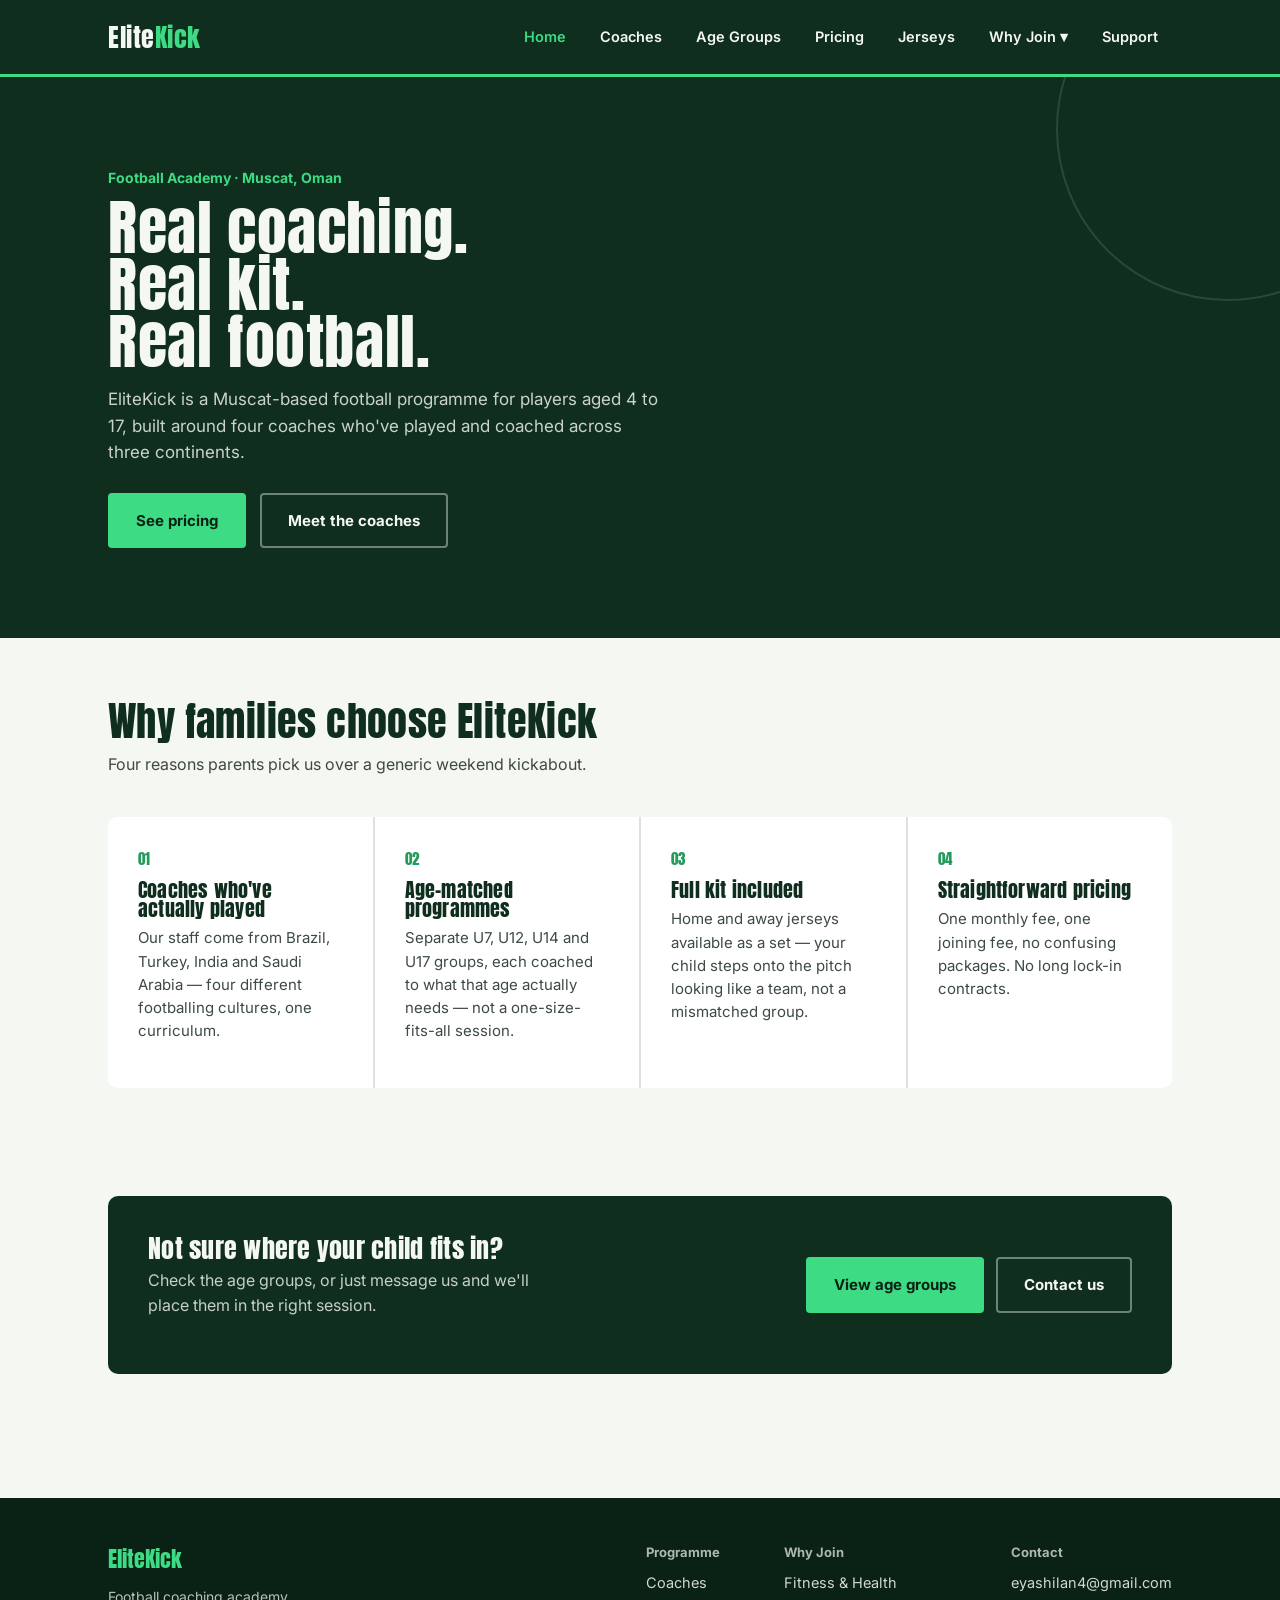
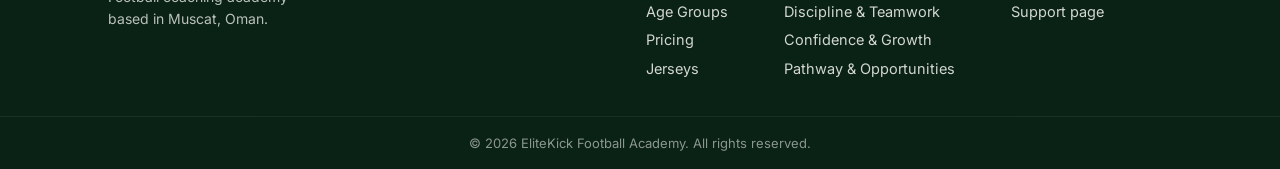
<file: index.html>
<!DOCTYPE html>
<html lang="en">
<head>
<meta charset="UTF-8">
<meta name="viewport" content="width=device-width, initial-scale=1.0">
<title>EliteKick Football Academy — Muscat</title>
<link rel="stylesheet" href="style.css">
</head>
<body>

<header class="site-header">
  <div class="header-inner">
    <a href="index.html" class="logo">Elite<span>Kick</span></a>
    <nav class="main-nav">
      <a href="index.html" class="active">Home</a>
      <a href="coaches.html">Coaches</a>
      <a href="ages.html">Age Groups</a>
      <a href="pricing.html">Pricing</a>
      <a href="jersey.html">Jerseys</a>
      <div class="dropdown">
        <span class="drop-label" tabindex="0">Why Join ▾</span>
        <div class="dropdown-menu">
          <a href="why-fitness.html">Fitness &amp; Health</a>
          <a href="why-discipline.html">Discipline &amp; Teamwork</a>
          <a href="why-confidence.html">Confidence &amp; Growth</a>
          <a href="why-pathway.html">Pathway &amp; Opportunities</a>
        </div>
      </div>
      <a href="support.html">Support</a>
    </nav>
    <button class="mobile-toggle" aria-label="Menu">☰</button>
  </div>
</header>

<section class="page-hero" style="padding-top:90px;padding-bottom:90px;">
  <div class="wrap">
    <div class="eyebrow">Football Academy · Muscat, Oman</div>
    <h1>Real coaching.<br>Real kit.<br>Real football.</h1>
    <p class="lede">EliteKick is a Muscat-based football programme for players aged 4 to 17, built around four coaches who've played and coached across three continents.</p>
    <div style="margin-top:28px;display:flex;gap:14px;flex-wrap:wrap;">
      <a href="pricing.html" class="btn btn-primary">See pricing</a>
      <a href="coaches.html" class="btn btn-ghost">Meet the coaches</a>
    </div>
  </div>
</section>

<section>
  <div class="wrap">
    <div class="section-head">
      <h2>Why families choose EliteKick</h2>
      <p>Four reasons parents pick us over a generic weekend kickabout.</p>
    </div>

    <div style="display:grid;grid-template-columns:repeat(auto-fit,minmax(240px,1fr));gap:2px;background:rgba(15,46,29,0.1);border-radius:8px;overflow:hidden;">
      <div style="background:#fff;padding:30px;">
        <div style="font-family:'Anton',sans-serif;font-size:15px;color:var(--turf-deep);margin-bottom:10px;">01</div>
        <h3 style="font-size:20px;margin-bottom:8px;">Coaches who've actually played</h3>
        <p style="color:#3d4a41;font-size:15px;">Our staff come from Brazil, Turkey, India and Saudi Arabia — four different footballing cultures, one curriculum.</p>
      </div>
      <div style="background:#fff;padding:30px;">
        <div style="font-family:'Anton',sans-serif;font-size:15px;color:var(--turf-deep);margin-bottom:10px;">02</div>
        <h3 style="font-size:20px;margin-bottom:8px;">Age-matched programmes</h3>
        <p style="color:#3d4a41;font-size:15px;">Separate U7, U12, U14 and U17 groups, each coached to what that age actually needs — not a one-size-fits-all session.</p>
      </div>
      <div style="background:#fff;padding:30px;">
        <div style="font-family:'Anton',sans-serif;font-size:15px;color:var(--turf-deep);margin-bottom:10px;">03</div>
        <h3 style="font-size:20px;margin-bottom:8px;">Full kit included</h3>
        <p style="color:#3d4a41;font-size:15px;">Home and away jerseys available as a set — your child steps onto the pitch looking like a team, not a mismatched group.</p>
      </div>
      <div style="background:#fff;padding:30px;">
        <div style="font-family:'Anton',sans-serif;font-size:15px;color:var(--turf-deep);margin-bottom:10px;">04</div>
        <h3 style="font-size:20px;margin-bottom:8px;">Straightforward pricing</h3>
        <p style="color:#3d4a41;font-size:15px;">One monthly fee, one joining fee, no confusing packages. No long lock-in contracts.</p>
      </div>
    </div>
  </div>
</section>

<section class="tight">
  <div class="wrap">
    <div class="callout">
      <div>
        <h3>Not sure where your child fits in?</h3>
        <p style="color:rgba(245,247,242,0.8);margin-top:8px;max-width:420px;">Check the age groups, or just message us and we'll place them in the right session.</p>
      </div>
      <div style="display:flex;gap:12px;flex-wrap:wrap;">
        <a href="ages.html" class="btn btn-primary">View age groups</a>
        <a href="support.html" class="btn btn-ghost">Contact us</a>
      </div>
    </div>
  </div>
</section>

<footer class="site-footer">
  <div class="footer-inner">
    <div>
      <div class="footer-brand">EliteKick</div>
      <p style="margin-top:10px;max-width:220px;opacity:0.75;font-size:14px;">Football coaching academy based in Muscat, Oman.</p>
    </div>
    <div class="footer-cols">
      <div class="footer-col">
        <h4>Programme</h4>
        <a href="coaches.html">Coaches</a>
        <a href="ages.html">Age Groups</a>
        <a href="pricing.html">Pricing</a>
        <a href="jersey.html">Jerseys</a>
      </div>
      <div class="footer-col">
        <h4>Why Join</h4>
        <a href="why-fitness.html">Fitness &amp; Health</a>
        <a href="why-discipline.html">Discipline &amp; Teamwork</a>
        <a href="why-confidence.html">Confidence &amp; Growth</a>
        <a href="why-pathway.html">Pathway &amp; Opportunities</a>
      </div>
      <div class="footer-col">
        <h4>Contact</h4>
        <a href="mailto:eyashilan4@gmail.com">eyashilan4@gmail.com</a>
        <a href="support.html">Support page</a>
      </div>
    </div>
  </div>
  <div class="footer-bottom">© 2026 EliteKick Football Academy. All rights reserved.</div>
</footer>

<script src="script.js"></script>
</body>
</html>
</file>
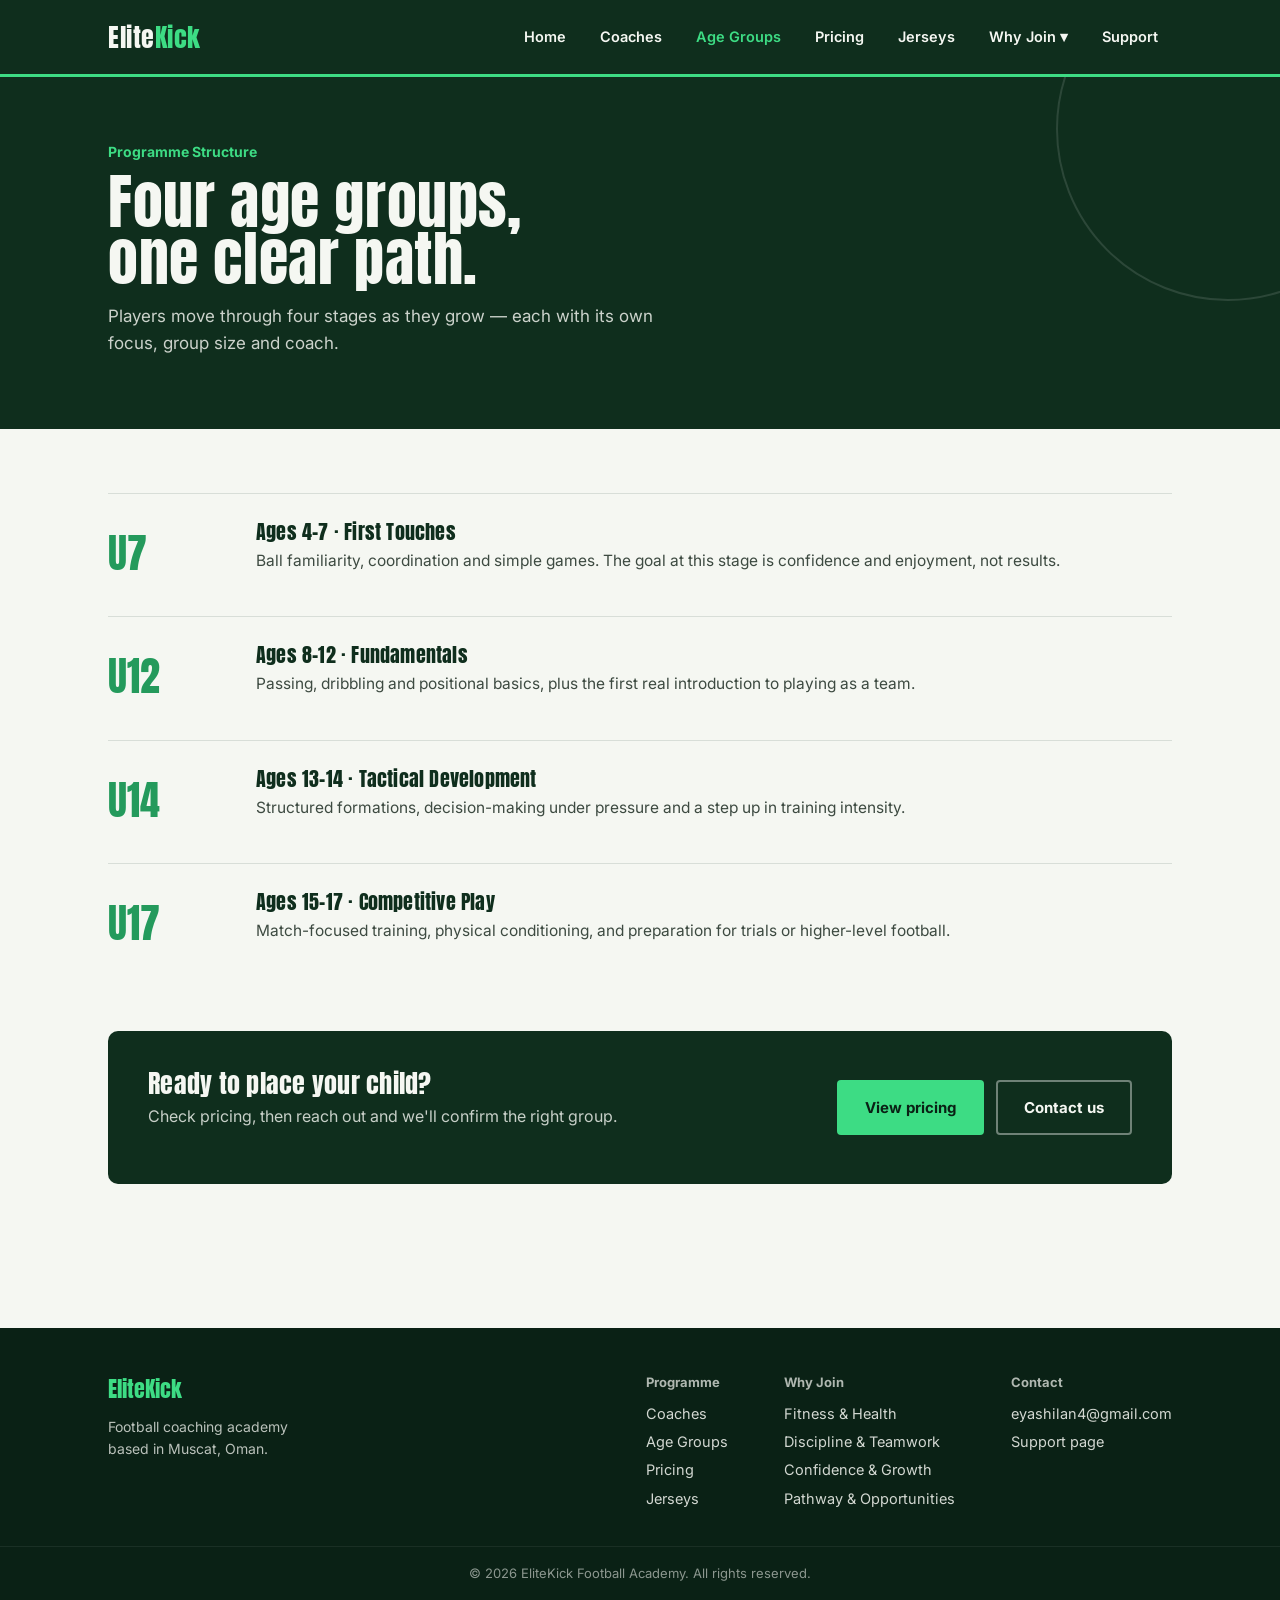
<file: ages.html>
<!DOCTYPE html>
<html lang="en">
<head>
<meta charset="UTF-8">
<meta name="viewport" content="width=device-width, initial-scale=1.0">
<title>Age Groups — EliteKick</title>
<link rel="stylesheet" href="style.css">
</head>
<body>

<header class="site-header">
  <div class="header-inner">
    <a href="index.html" class="logo">Elite<span>Kick</span></a>
    <nav class="main-nav">
      <a href="index.html">Home</a>
      <a href="coaches.html">Coaches</a>
      <a href="ages.html" class="active">Age Groups</a>
      <a href="pricing.html">Pricing</a>
      <a href="jersey.html">Jerseys</a>
      <div class="dropdown">
        <span class="drop-label" tabindex="0">Why Join ▾</span>
        <div class="dropdown-menu">
          <a href="why-fitness.html">Fitness &amp; Health</a>
          <a href="why-discipline.html">Discipline &amp; Teamwork</a>
          <a href="why-confidence.html">Confidence &amp; Growth</a>
          <a href="why-pathway.html">Pathway &amp; Opportunities</a>
        </div>
      </div>
      <a href="support.html">Support</a>
    </nav>
    <button class="mobile-toggle" aria-label="Menu">☰</button>
  </div>
</header>

<section class="page-hero">
  <div class="wrap">
    <div class="eyebrow">Programme Structure</div>
    <h1>Four age groups,<br>one clear path.</h1>
    <p class="lede">Players move through four stages as they grow — each with its own focus, group size and coach.</p>
  </div>
</section>

<section>
  <div class="wrap">
    <div style="display:flex;flex-direction:column;border-top:1px solid rgba(15,46,29,0.12);">

      <div style="display:grid;grid-template-columns:120px 1fr;gap:28px;padding:28px 0;border-bottom:1px solid rgba(15,46,29,0.12);align-items:start;">
        <div style="font-family:'Anton',sans-serif;font-size:40px;color:var(--turf-deep);">U7</div>
        <div>
          <h3 style="font-size:20px;margin-bottom:8px;">Ages 4–7 · First Touches</h3>
          <p style="color:#3d4a41;font-size:15.5px;">Ball familiarity, coordination and simple games. The goal at this stage is confidence and enjoyment, not results.</p>
        </div>
      </div>

      <div style="display:grid;grid-template-columns:120px 1fr;gap:28px;padding:28px 0;border-bottom:1px solid rgba(15,46,29,0.12);align-items:start;">
        <div style="font-family:'Anton',sans-serif;font-size:40px;color:var(--turf-deep);">U12</div>
        <div>
          <h3 style="font-size:20px;margin-bottom:8px;">Ages 8–12 · Fundamentals</h3>
          <p style="color:#3d4a41;font-size:15.5px;">Passing, dribbling and positional basics, plus the first real introduction to playing as a team.</p>
        </div>
      </div>

      <div style="display:grid;grid-template-columns:120px 1fr;gap:28px;padding:28px 0;border-bottom:1px solid rgba(15,46,29,0.12);align-items:start;">
        <div style="font-family:'Anton',sans-serif;font-size:40px;color:var(--turf-deep);">U14</div>
        <div>
          <h3 style="font-size:20px;margin-bottom:8px;">Ages 13–14 · Tactical Development</h3>
          <p style="color:#3d4a41;font-size:15.5px;">Structured formations, decision-making under pressure and a step up in training intensity.</p>
        </div>
      </div>

      <div style="display:grid;grid-template-columns:120px 1fr;gap:28px;padding:28px 0;align-items:start;">
        <div style="font-family:'Anton',sans-serif;font-size:40px;color:var(--turf-deep);">U17</div>
        <div>
          <h3 style="font-size:20px;margin-bottom:8px;">Ages 15–17 · Competitive Play</h3>
          <p style="color:#3d4a41;font-size:15.5px;">Match-focused training, physical conditioning, and preparation for trials or higher-level football.</p>
        </div>
      </div>

    </div>

    <div style="margin-top:44px;" class="callout">
      <div>
        <h3>Ready to place your child?</h3>
        <p style="color:rgba(245,247,242,0.8);margin-top:8px;">Check pricing, then reach out and we'll confirm the right group.</p>
      </div>
      <div style="display:flex;gap:12px;flex-wrap:wrap;">
        <a href="pricing.html" class="btn btn-primary">View pricing</a>
        <a href="support.html" class="btn btn-ghost">Contact us</a>
      </div>
    </div>
  </div>
</section>

<footer class="site-footer">
  <div class="footer-inner">
    <div>
      <div class="footer-brand">EliteKick</div>
      <p style="margin-top:10px;max-width:220px;opacity:0.75;font-size:14px;">Football coaching academy based in Muscat, Oman.</p>
    </div>
    <div class="footer-cols">
      <div class="footer-col">
        <h4>Programme</h4>
        <a href="coaches.html">Coaches</a>
        <a href="ages.html">Age Groups</a>
        <a href="pricing.html">Pricing</a>
        <a href="jersey.html">Jerseys</a>
      </div>
      <div class="footer-col">
        <h4>Why Join</h4>
        <a href="why-fitness.html">Fitness &amp; Health</a>
        <a href="why-discipline.html">Discipline &amp; Teamwork</a>
        <a href="why-confidence.html">Confidence &amp; Growth</a>
        <a href="why-pathway.html">Pathway &amp; Opportunities</a>
      </div>
      <div class="footer-col">
        <h4>Contact</h4>
        <a href="mailto:eyashilan4@gmail.com">eyashilan4@gmail.com</a>
        <a href="support.html">Support page</a>
      </div>
    </div>
  </div>
  <div class="footer-bottom">© 2026 EliteKick Football Academy. All rights reserved.</div>
</footer>

<script src="script.js"></script>
</body>
</html>
</file>
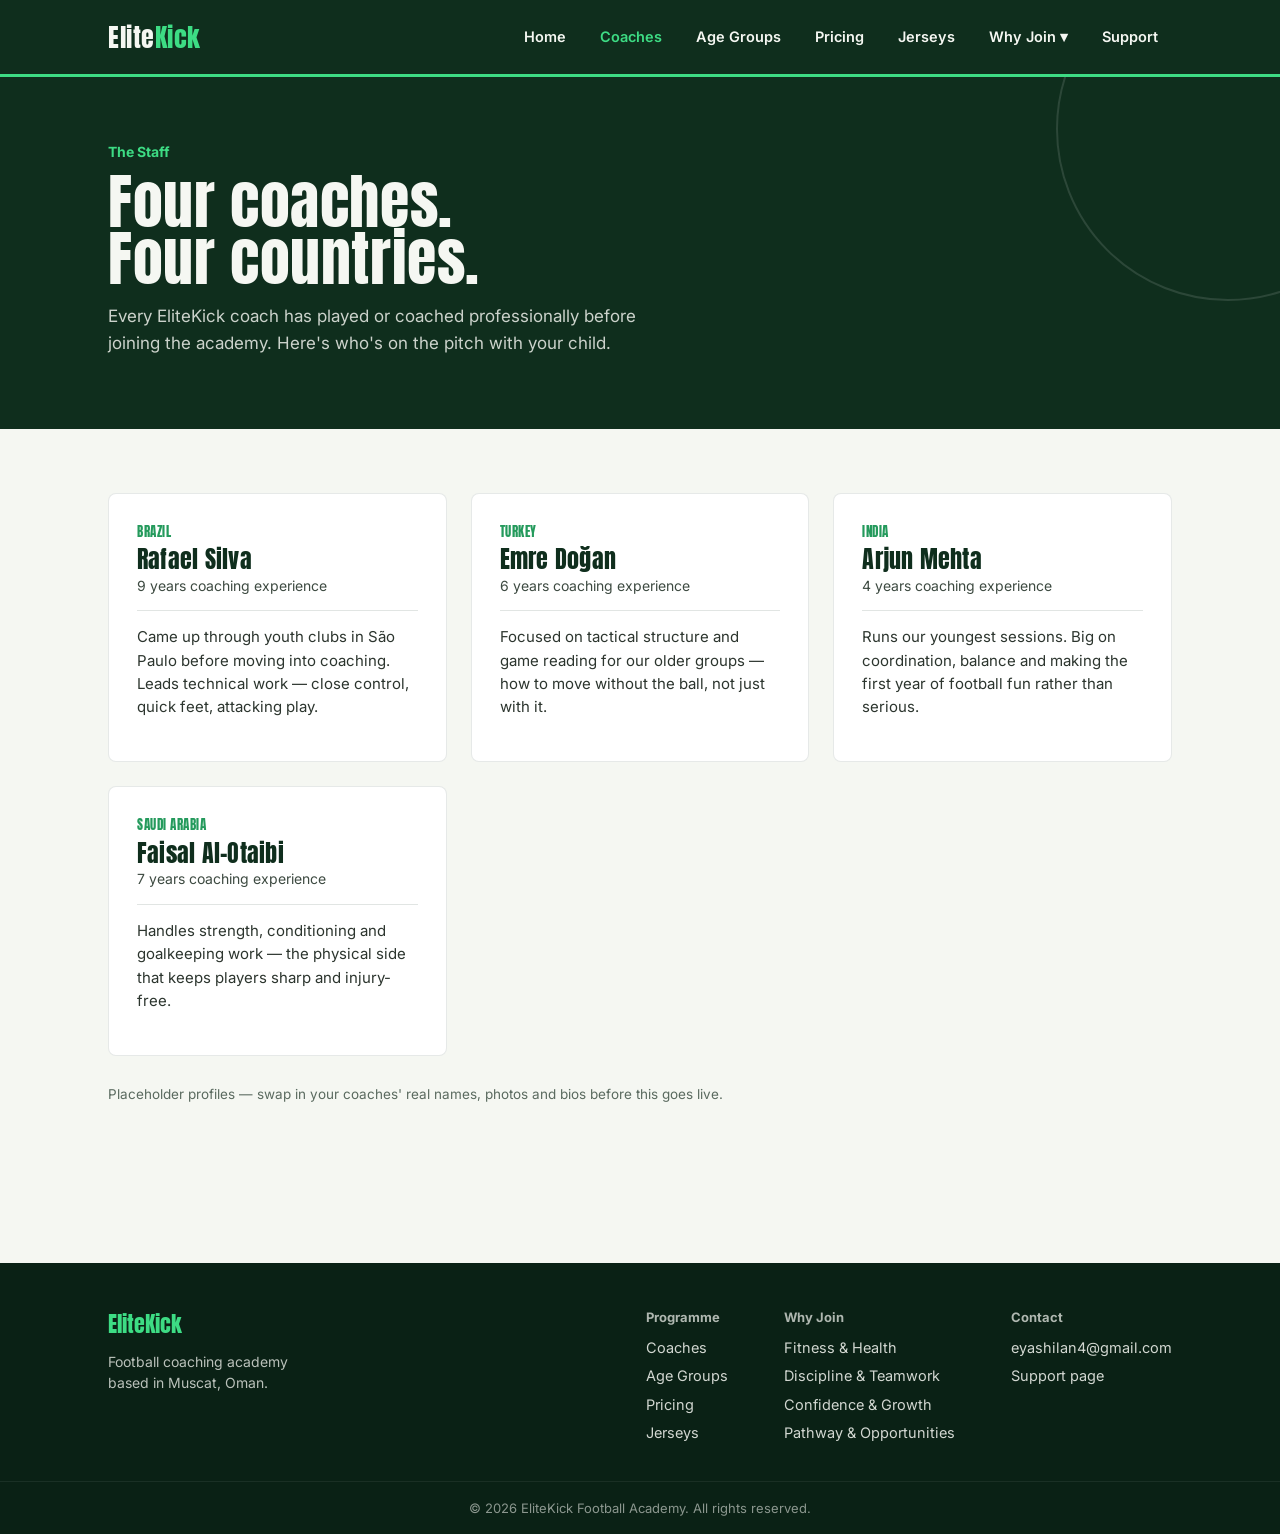
<file: coaches.html>
<!DOCTYPE html>
<html lang="en">
<head>
<meta charset="UTF-8">
<meta name="viewport" content="width=device-width, initial-scale=1.0">
<title>Our Coaches — EliteKick</title>
<link rel="stylesheet" href="style.css">
</head>
<body>

<header class="site-header">
  <div class="header-inner">
    <a href="index.html" class="logo">Elite<span>Kick</span></a>
    <nav class="main-nav">
      <a href="index.html">Home</a>
      <a href="coaches.html" class="active">Coaches</a>
      <a href="ages.html">Age Groups</a>
      <a href="pricing.html">Pricing</a>
      <a href="jersey.html">Jerseys</a>
      <div class="dropdown">
        <span class="drop-label" tabindex="0">Why Join ▾</span>
        <div class="dropdown-menu">
          <a href="why-fitness.html">Fitness &amp; Health</a>
          <a href="why-discipline.html">Discipline &amp; Teamwork</a>
          <a href="why-confidence.html">Confidence &amp; Growth</a>
          <a href="why-pathway.html">Pathway &amp; Opportunities</a>
        </div>
      </div>
      <a href="support.html">Support</a>
    </nav>
    <button class="mobile-toggle" aria-label="Menu">☰</button>
  </div>
</header>

<section class="page-hero">
  <div class="wrap">
    <div class="eyebrow">The Staff</div>
    <h1>Four coaches.<br>Four countries.</h1>
    <p class="lede">Every EliteKick coach has played or coached professionally before joining the academy. Here's who's on the pitch with your child.</p>
  </div>
</section>

<section>
  <div class="wrap">
    <div style="display:grid;grid-template-columns:repeat(auto-fit,minmax(260px,1fr));gap:24px;">

      <div class="card">
        <div style="font-family:'Anton',sans-serif;font-size:13px;color:var(--turf-deep);letter-spacing:0.04em;">BRAZIL</div>
        <h3 style="font-size:24px;margin:6px 0 4px;">Rafael Silva</h3>
        <p style="color:#3d4a41;font-size:14px;margin-bottom:14px;">9 years coaching experience</p>
        <hr class="rule" style="margin-bottom:14px;">
        <p style="font-size:15px;color:#2c352e;">Came up through youth clubs in São Paulo before moving into coaching. Leads technical work — close control, quick feet, attacking play.</p>
      </div>

      <div class="card">
        <div style="font-family:'Anton',sans-serif;font-size:13px;color:var(--turf-deep);letter-spacing:0.04em;">TURKEY</div>
        <h3 style="font-size:24px;margin:6px 0 4px;">Emre Doğan</h3>
        <p style="color:#3d4a41;font-size:14px;margin-bottom:14px;">6 years coaching experience</p>
        <hr class="rule" style="margin-bottom:14px;">
        <p style="font-size:15px;color:#2c352e;">Focused on tactical structure and game reading for our older groups — how to move without the ball, not just with it.</p>
      </div>

      <div class="card">
        <div style="font-family:'Anton',sans-serif;font-size:13px;color:var(--turf-deep);letter-spacing:0.04em;">INDIA</div>
        <h3 style="font-size:24px;margin:6px 0 4px;">Arjun Mehta</h3>
        <p style="color:#3d4a41;font-size:14px;margin-bottom:14px;">4 years coaching experience</p>
        <hr class="rule" style="margin-bottom:14px;">
        <p style="font-size:15px;color:#2c352e;">Runs our youngest sessions. Big on coordination, balance and making the first year of football fun rather than serious.</p>
      </div>

      <div class="card">
        <div style="font-family:'Anton',sans-serif;font-size:13px;color:var(--turf-deep);letter-spacing:0.04em;">SAUDI ARABIA</div>
        <h3 style="font-size:24px;margin:6px 0 4px;">Faisal Al-Otaibi</h3>
        <p style="color:#3d4a41;font-size:14px;margin-bottom:14px;">7 years coaching experience</p>
        <hr class="rule" style="margin-bottom:14px;">
        <p style="font-size:15px;color:#2c352e;">Handles strength, conditioning and goalkeeping work — the physical side that keeps players sharp and injury-free.</p>
      </div>

    </div>

    <p style="margin-top:28px;font-size:13.5px;color:#5a6a5f;">Placeholder profiles — swap in your coaches' real names, photos and bios before this goes live.</p>
  </div>
</section>

<footer class="site-footer">
  <div class="footer-inner">
    <div>
      <div class="footer-brand">EliteKick</div>
      <p style="margin-top:10px;max-width:220px;opacity:0.75;font-size:14px;">Football coaching academy based in Muscat, Oman.</p>
    </div>
    <div class="footer-cols">
      <div class="footer-col">
        <h4>Programme</h4>
        <a href="coaches.html">Coaches</a>
        <a href="ages.html">Age Groups</a>
        <a href="pricing.html">Pricing</a>
        <a href="jersey.html">Jerseys</a>
      </div>
      <div class="footer-col">
        <h4>Why Join</h4>
        <a href="why-fitness.html">Fitness &amp; Health</a>
        <a href="why-discipline.html">Discipline &amp; Teamwork</a>
        <a href="why-confidence.html">Confidence &amp; Growth</a>
        <a href="why-pathway.html">Pathway &amp; Opportunities</a>
      </div>
      <div class="footer-col">
        <h4>Contact</h4>
        <a href="mailto:eyashilan4@gmail.com">eyashilan4@gmail.com</a>
        <a href="support.html">Support page</a>
      </div>
    </div>
  </div>
  <div class="footer-bottom">© 2026 EliteKick Football Academy. All rights reserved.</div>
</footer>

<script src="script.js"></script>
</body>
</html>
</file>
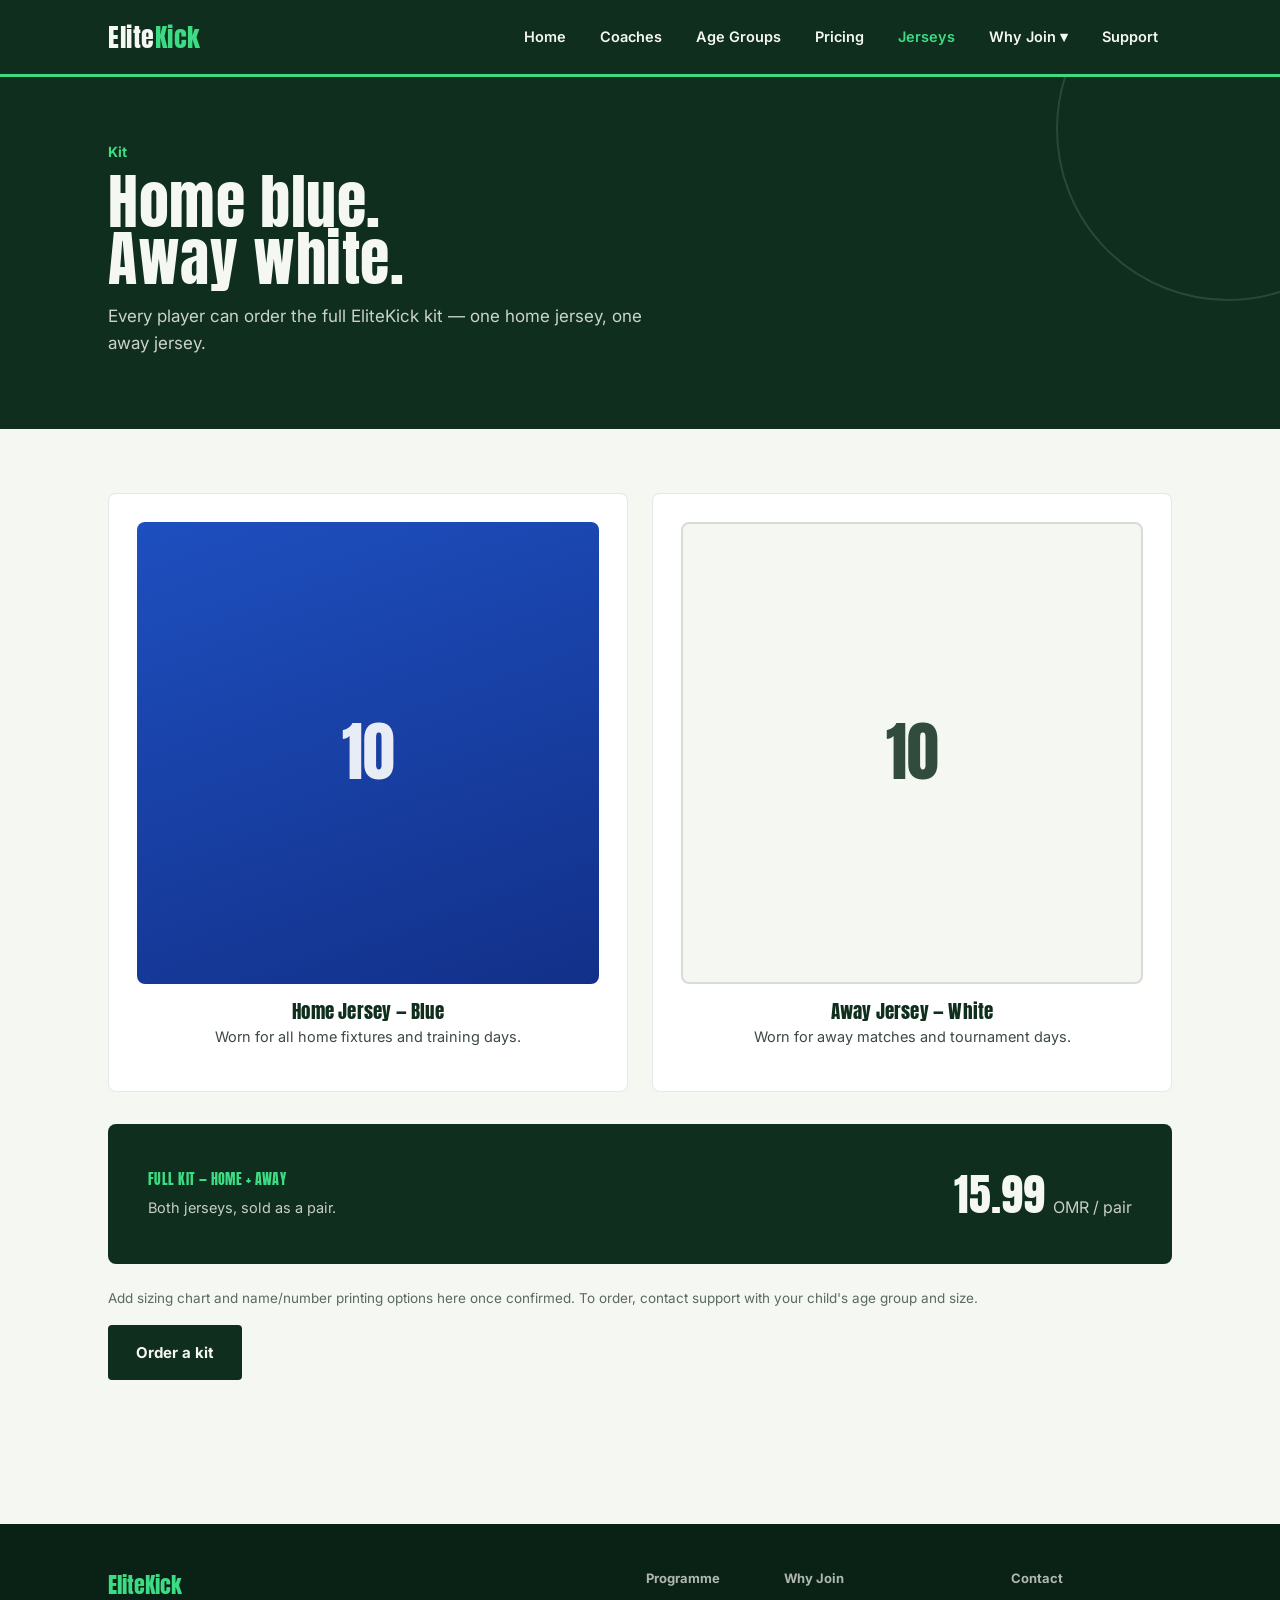
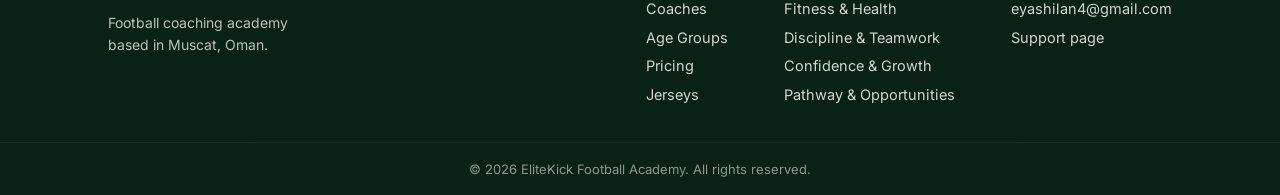
<file: jersey.html>
<!DOCTYPE html>
<html lang="en">
<head>
<meta charset="UTF-8">
<meta name="viewport" content="width=device-width, initial-scale=1.0">
<title>Jerseys — EliteKick</title>
<link rel="stylesheet" href="style.css">
</head>
<body>

<header class="site-header">
  <div class="header-inner">
    <a href="index.html" class="logo">Elite<span>Kick</span></a>
    <nav class="main-nav">
      <a href="index.html">Home</a>
      <a href="coaches.html">Coaches</a>
      <a href="ages.html">Age Groups</a>
      <a href="pricing.html">Pricing</a>
      <a href="jersey.html" class="active">Jerseys</a>
      <div class="dropdown">
        <span class="drop-label" tabindex="0">Why Join ▾</span>
        <div class="dropdown-menu">
          <a href="why-fitness.html">Fitness &amp; Health</a>
          <a href="why-discipline.html">Discipline &amp; Teamwork</a>
          <a href="why-confidence.html">Confidence &amp; Growth</a>
          <a href="why-pathway.html">Pathway &amp; Opportunities</a>
        </div>
      </div>
      <a href="support.html">Support</a>
    </nav>
    <button class="mobile-toggle" aria-label="Menu">☰</button>
  </div>
</header>

<section class="page-hero">
  <div class="wrap">
    <div class="eyebrow">Kit</div>
    <h1>Home blue.<br>Away white.</h1>
    <p class="lede">Every player can order the full EliteKick kit — one home jersey, one away jersey.</p>
  </div>
</section>

<section>
  <div class="wrap">
    <div style="display:grid;grid-template-columns:repeat(auto-fit,minmax(220px,1fr));gap:24px;margin-bottom:32px;">

      <div class="card" style="text-align:center;">
        <div style="width:100%;aspect-ratio:1;background:linear-gradient(160deg,#1E4FBF,#123089);border-radius:8px;display:flex;align-items:center;justify-content:center;margin-bottom:18px;">
          <span style="font-family:'Anton',sans-serif;color:#fff;font-size:64px;opacity:0.9;">10</span>
        </div>
        <h3 style="font-size:19px;margin-bottom:6px;">Home Jersey — Blue</h3>
        <p style="color:#3d4a41;font-size:14.5px;">Worn for all home fixtures and training days.</p>
      </div>

      <div class="card" style="text-align:center;">
        <div style="width:100%;aspect-ratio:1;background:#F5F7F2;border:2px solid #d8ddd4;border-radius:8px;display:flex;align-items:center;justify-content:center;margin-bottom:18px;">
          <span style="font-family:'Anton',sans-serif;color:var(--pitch-dark);font-size:64px;opacity:0.85;">10</span>
        </div>
        <h3 style="font-size:19px;margin-bottom:6px;">Away Jersey — White</h3>
        <p style="color:#3d4a41;font-size:14.5px;">Worn for away matches and tournament days.</p>
      </div>

    </div>

    <div style="background:var(--pitch-dark);color:var(--chalk);border-radius:8px;padding:36px 40px;display:flex;flex-wrap:wrap;gap:20px;align-items:center;justify-content:space-between;">
      <div>
        <div style="font-family:'Anton',sans-serif;font-size:14px;color:var(--turf);letter-spacing:0.03em;margin-bottom:6px;">FULL KIT — HOME + AWAY</div>
        <p style="opacity:0.8;font-size:14.5px;margin:0;max-width:360px;">Both jerseys, sold as a pair.</p>
      </div>
      <div style="display:flex;align-items:baseline;gap:8px;">
        <span style="font-family:'Anton',sans-serif;font-size:44px;">15.99</span>
        <span style="opacity:0.8;">OMR / pair</span>
      </div>
    </div>

    <p style="margin-top:24px;font-size:13.5px;color:#5a6a5f;">Add sizing chart and name/number printing options here once confirmed. To order, contact support with your child's age group and size.</p>

    <div style="margin-top:16px;">
      <a href="support.html" class="btn btn-dark">Order a kit</a>
    </div>
  </div>
</section>

<footer class="site-footer">
  <div class="footer-inner">
    <div>
      <div class="footer-brand">EliteKick</div>
      <p style="margin-top:10px;max-width:220px;opacity:0.75;font-size:14px;">Football coaching academy based in Muscat, Oman.</p>
    </div>
    <div class="footer-cols">
      <div class="footer-col">
        <h4>Programme</h4>
        <a href="coaches.html">Coaches</a>
        <a href="ages.html">Age Groups</a>
        <a href="pricing.html">Pricing</a>
        <a href="jersey.html">Jerseys</a>
      </div>
      <div class="footer-col">
        <h4>Why Join</h4>
        <a href="why-fitness.html">Fitness &amp; Health</a>
        <a href="why-discipline.html">Discipline &amp; Teamwork</a>
        <a href="why-confidence.html">Confidence &amp; Growth</a>
        <a href="why-pathway.html">Pathway &amp; Opportunities</a>
      </div>
      <div class="footer-col">
        <h4>Contact</h4>
        <a href="mailto:eyashilan4@gmail.com">eyashilan4@gmail.com</a>
        <a href="support.html">Support page</a>
      </div>
    </div>
  </div>
  <div class="footer-bottom">© 2026 EliteKick Football Academy. All rights reserved.</div>
</footer>

<script src="script.js"></script>
</body>
</html>
</file>
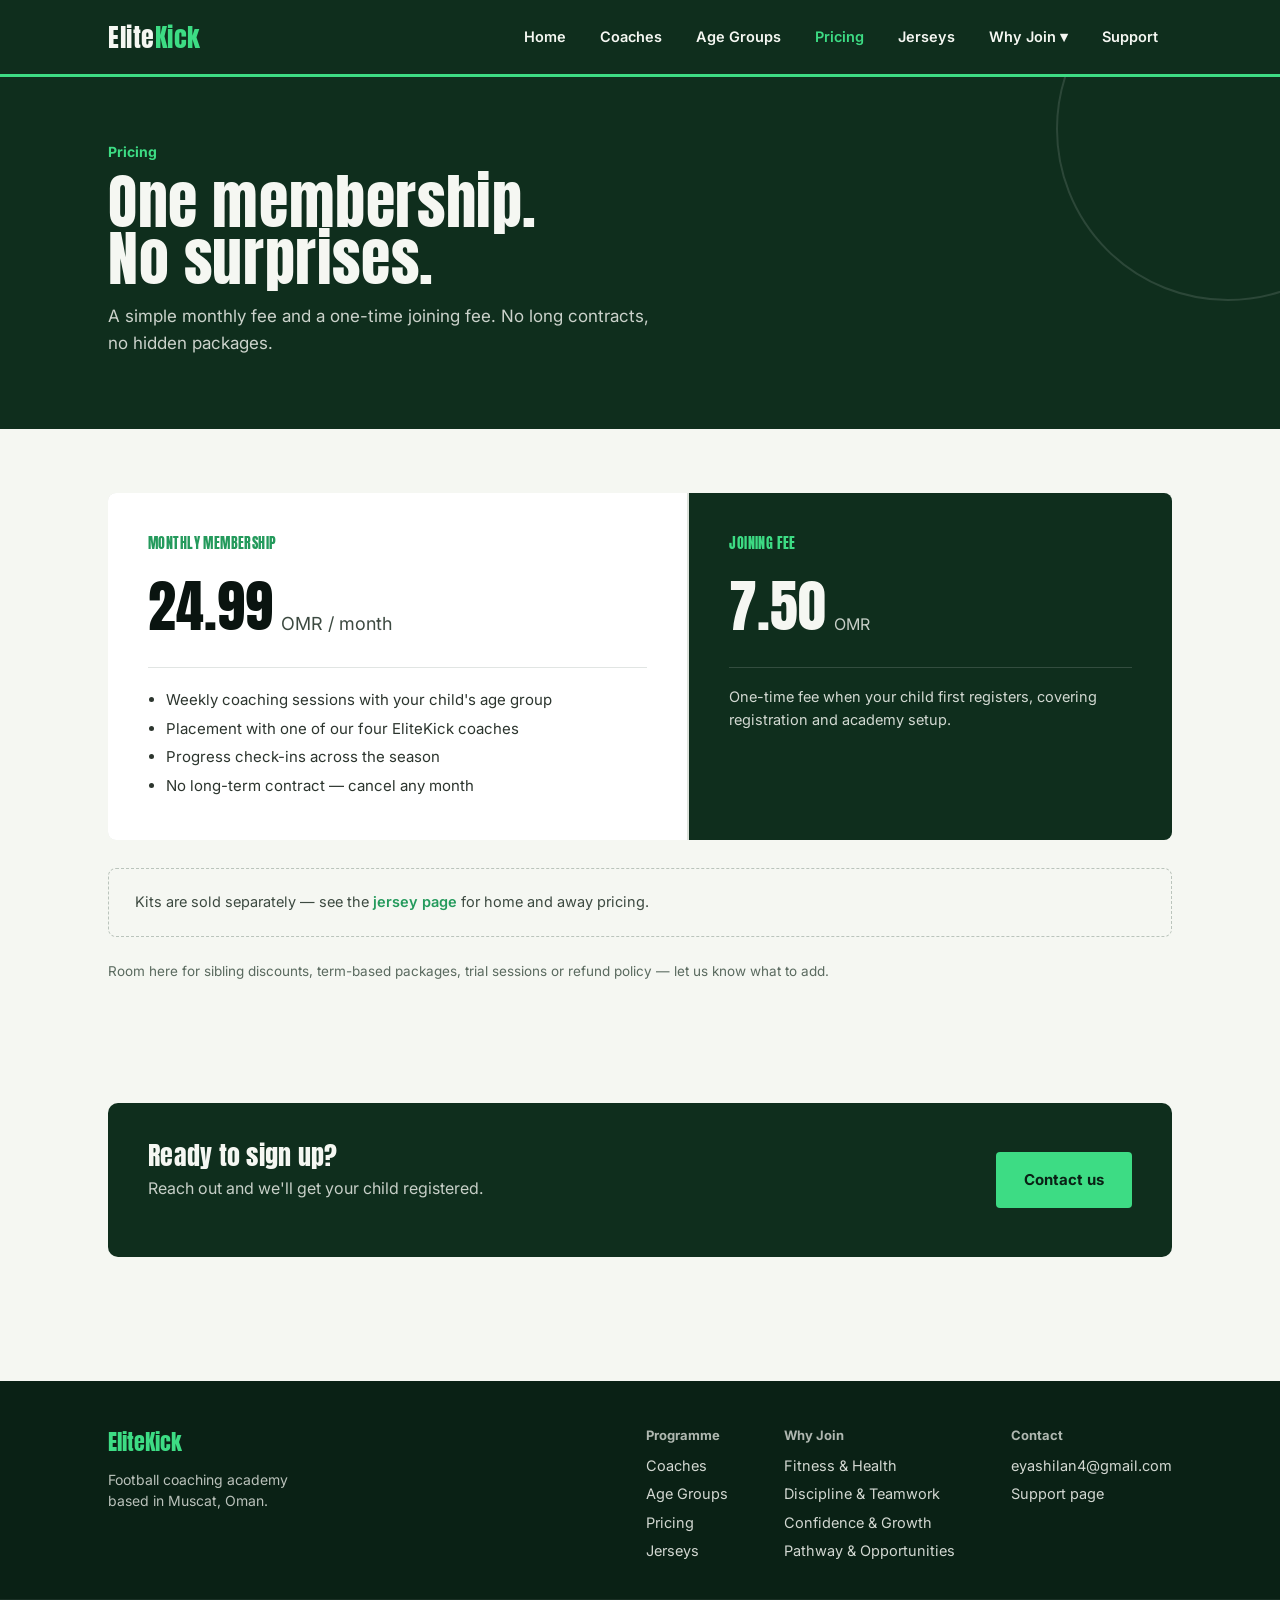
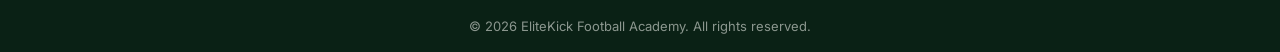
<file: pricing.html>
<!DOCTYPE html>
<html lang="en">
<head>
<meta charset="UTF-8">
<meta name="viewport" content="width=device-width, initial-scale=1.0">
<title>Pricing — EliteKick</title>
<link rel="stylesheet" href="style.css">
</head>
<body>

<header class="site-header">
  <div class="header-inner">
    <a href="index.html" class="logo">Elite<span>Kick</span></a>
    <nav class="main-nav">
      <a href="index.html">Home</a>
      <a href="coaches.html">Coaches</a>
      <a href="ages.html">Age Groups</a>
      <a href="pricing.html" class="active">Pricing</a>
      <a href="jersey.html">Jerseys</a>
      <div class="dropdown">
        <span class="drop-label" tabindex="0">Why Join ▾</span>
        <div class="dropdown-menu">
          <a href="why-fitness.html">Fitness &amp; Health</a>
          <a href="why-discipline.html">Discipline &amp; Teamwork</a>
          <a href="why-confidence.html">Confidence &amp; Growth</a>
          <a href="why-pathway.html">Pathway &amp; Opportunities</a>
        </div>
      </div>
      <a href="support.html">Support</a>
    </nav>
    <button class="mobile-toggle" aria-label="Menu">☰</button>
  </div>
</header>

<section class="page-hero">
  <div class="wrap">
    <div class="eyebrow">Pricing</div>
    <h1>One membership.<br>No surprises.</h1>
    <p class="lede">A simple monthly fee and a one-time joining fee. No long contracts, no hidden packages.</p>
  </div>
</section>

<section>
  <div class="wrap">
    <div style="display:grid;grid-template-columns:1.2fr 1fr;gap:2px;background:rgba(15,46,29,0.1);border-radius:8px;overflow:hidden;">
      <div style="background:#fff;padding:40px;">
        <div style="font-family:'Anton',sans-serif;font-size:14px;color:var(--turf-deep);letter-spacing:0.03em;margin-bottom:8px;">MONTHLY MEMBERSHIP</div>
        <div style="display:flex;align-items:baseline;gap:8px;margin-bottom:18px;">
          <span style="font-family:'Anton',sans-serif;font-size:56px;">24.99</span>
          <span style="font-size:18px;color:#3d4a41;">OMR / month</span>
        </div>
        <hr class="rule" style="margin-bottom:18px;">
        <ul style="padding-left:18px;color:#2c352e;font-size:15px;line-height:1.9;margin:0;">
          <li>Weekly coaching sessions with your child's age group</li>
          <li>Placement with one of our four EliteKick coaches</li>
          <li>Progress check-ins across the season</li>
          <li>No long-term contract — cancel any month</li>
        </ul>
      </div>
      <div style="background:var(--pitch-dark);color:var(--chalk);padding:40px;">
        <div style="font-family:'Anton',sans-serif;font-size:14px;color:var(--turf);letter-spacing:0.03em;margin-bottom:8px;">JOINING FEE</div>
        <div style="display:flex;align-items:baseline;gap:8px;margin-bottom:18px;">
          <span style="font-family:'Anton',sans-serif;font-size:56px;">7.50</span>
          <span style="font-size:16px;opacity:0.8;">OMR</span>
        </div>
        <hr class="rule" style="border-color:rgba(255,255,255,0.15);margin-bottom:18px;">
        <p style="font-size:14.5px;opacity:0.85;">One-time fee when your child first registers, covering registration and academy setup.</p>
      </div>
    </div>

    <div style="margin-top:28px;padding:22px 26px;border:1px dashed rgba(15,46,29,0.25);border-radius:8px;">
      <p style="margin:0;font-size:14.5px;color:#3d4a41;">Kits are sold separately — see the <a href="jersey.html" style="color:var(--turf-deep);font-weight:600;">jersey page</a> for home and away pricing.</p>
    </div>

    <p style="margin-top:24px;font-size:13.5px;color:#5a6a5f;">Room here for sibling discounts, term-based packages, trial sessions or refund policy — let us know what to add.</p>
  </div>
</section>

<section class="tight">
  <div class="wrap">
    <div class="callout">
      <div>
        <h3>Ready to sign up?</h3>
        <p style="color:rgba(245,247,242,0.8);margin-top:8px;">Reach out and we'll get your child registered.</p>
      </div>
      <a href="support.html" class="btn btn-primary">Contact us</a>
    </div>
  </div>
</section>

<footer class="site-footer">
  <div class="footer-inner">
    <div>
      <div class="footer-brand">EliteKick</div>
      <p style="margin-top:10px;max-width:220px;opacity:0.75;font-size:14px;">Football coaching academy based in Muscat, Oman.</p>
    </div>
    <div class="footer-cols">
      <div class="footer-col">
        <h4>Programme</h4>
        <a href="coaches.html">Coaches</a>
        <a href="ages.html">Age Groups</a>
        <a href="pricing.html">Pricing</a>
        <a href="jersey.html">Jerseys</a>
      </div>
      <div class="footer-col">
        <h4>Why Join</h4>
        <a href="why-fitness.html">Fitness &amp; Health</a>
        <a href="why-discipline.html">Discipline &amp; Teamwork</a>
        <a href="why-confidence.html">Confidence &amp; Growth</a>
        <a href="why-pathway.html">Pathway &amp; Opportunities</a>
      </div>
      <div class="footer-col">
        <h4>Contact</h4>
        <a href="mailto:eyashilan4@gmail.com">eyashilan4@gmail.com</a>
        <a href="support.html">Support page</a>
      </div>
    </div>
  </div>
  <div class="footer-bottom">© 2026 EliteKick Football Academy. All rights reserved.</div>
</footer>

<script src="script.js"></script>
</body>
</html>
</file>
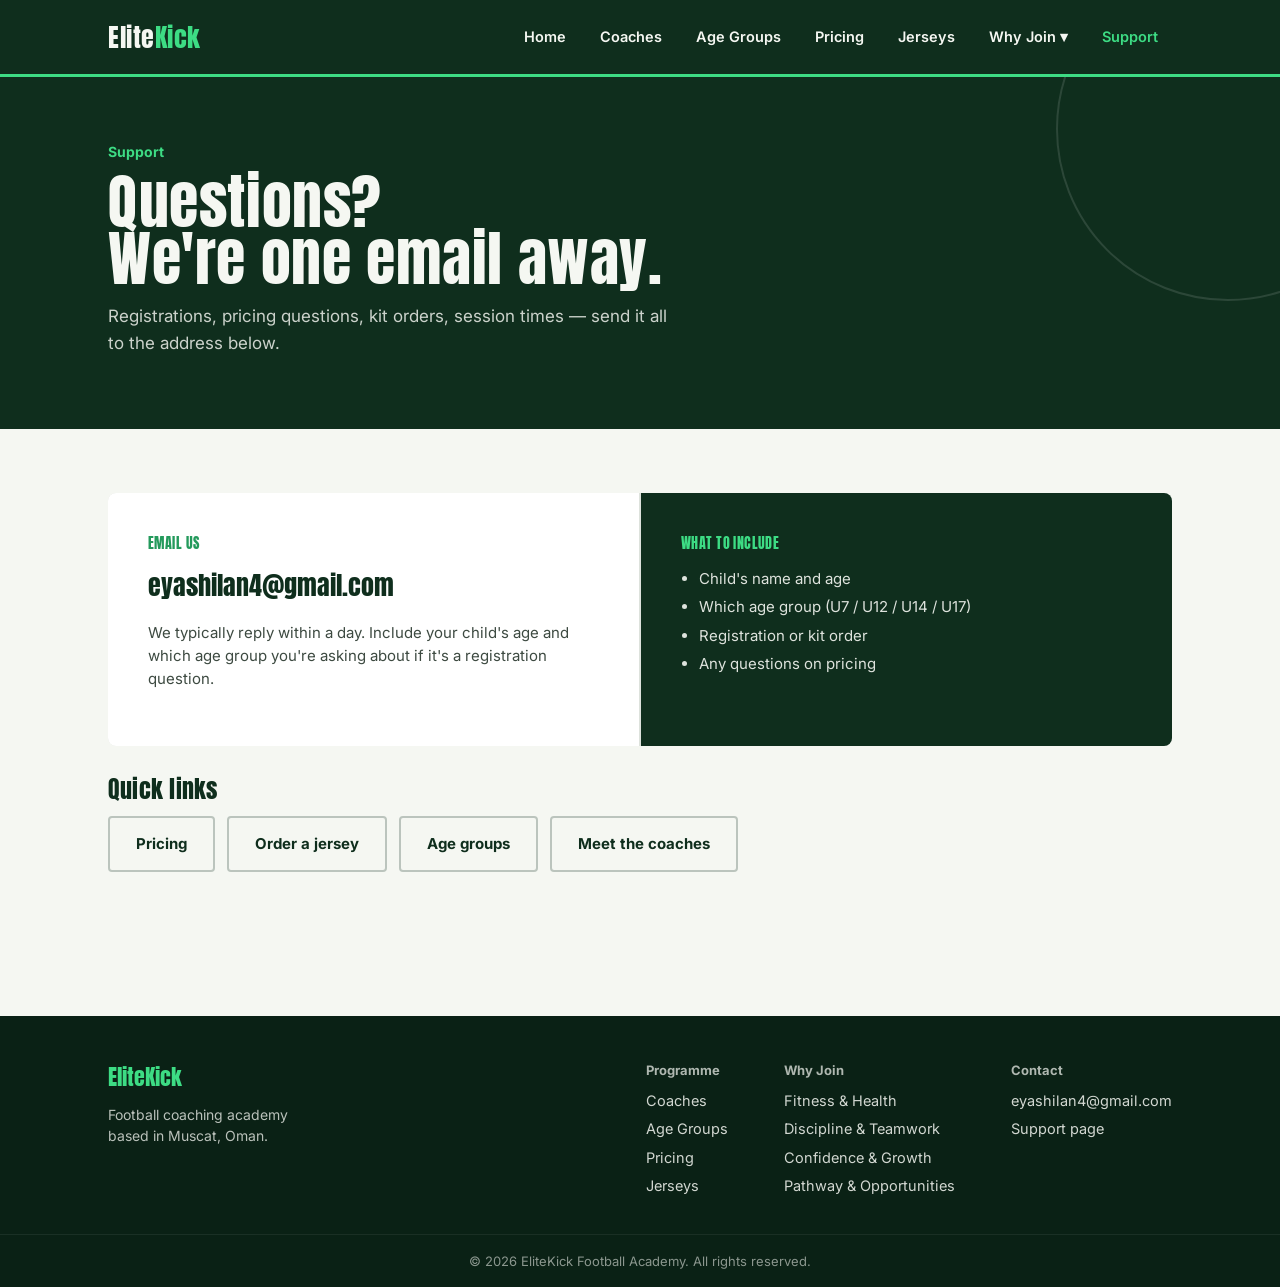
<file: support.html>
<!DOCTYPE html>
<html lang="en">
<head>
<meta charset="UTF-8">
<meta name="viewport" content="width=device-width, initial-scale=1.0">
<title>Support — EliteKick</title>
<link rel="stylesheet" href="style.css">
</head>
<body>

<header class="site-header">
  <div class="header-inner">
    <a href="index.html" class="logo">Elite<span>Kick</span></a>
    <nav class="main-nav">
      <a href="index.html">Home</a>
      <a href="coaches.html">Coaches</a>
      <a href="ages.html">Age Groups</a>
      <a href="pricing.html">Pricing</a>
      <a href="jersey.html">Jerseys</a>
      <div class="dropdown">
        <span class="drop-label" tabindex="0">Why Join ▾</span>
        <div class="dropdown-menu">
          <a href="why-fitness.html">Fitness &amp; Health</a>
          <a href="why-discipline.html">Discipline &amp; Teamwork</a>
          <a href="why-confidence.html">Confidence &amp; Growth</a>
          <a href="why-pathway.html">Pathway &amp; Opportunities</a>
        </div>
      </div>
      <a href="support.html" class="active">Support</a>
    </nav>
    <button class="mobile-toggle" aria-label="Menu">☰</button>
  </div>
</header>

<section class="page-hero">
  <div class="wrap">
    <div class="eyebrow">Support</div>
    <h1>Questions?<br>We're one email away.</h1>
    <p class="lede">Registrations, pricing questions, kit orders, session times — send it all to the address below.</p>
  </div>
</section>

<section>
  <div class="wrap">
    <div style="display:grid;grid-template-columns:1fr 1fr;gap:2px;background:rgba(15,46,29,0.1);border-radius:8px;overflow:hidden;">
      <div style="background:#fff;padding:40px;">
        <div style="font-family:'Anton',sans-serif;font-size:14px;color:var(--turf-deep);letter-spacing:0.03em;margin-bottom:10px;">EMAIL US</div>
        <a href="mailto:eyashilan4@gmail.com" style="font-family:'Anton',sans-serif;font-size:26px;color:var(--pitch-dark);word-break:break-all;">eyashilan4@gmail.com</a>
        <p style="margin-top:16px;color:#3d4a41;font-size:15px;">We typically reply within a day. Include your child's age and which age group you're asking about if it's a registration question.</p>
      </div>
      <div style="background:var(--pitch-dark);color:var(--chalk);padding:40px;">
        <div style="font-family:'Anton',sans-serif;font-size:14px;color:var(--turf);letter-spacing:0.03em;margin-bottom:10px;">WHAT TO INCLUDE</div>
        <ul style="padding-left:18px;font-size:15px;line-height:1.9;margin:0;opacity:0.9;">
          <li>Child's name and age</li>
          <li>Which age group (U7 / U12 / U14 / U17)</li>
          <li>Registration or kit order</li>
          <li>Any questions on pricing</li>
        </ul>
      </div>
    </div>

    <div style="margin-top:32px;">
      <h2 style="font-size:24px;margin-bottom:16px;">Quick links</h2>
      <div style="display:flex;flex-wrap:wrap;gap:12px;">
        <a href="pricing.html" class="btn btn-ghost" style="border-color:rgba(15,46,29,0.25);color:var(--pitch-dark);">Pricing</a>
        <a href="jersey.html" class="btn btn-ghost" style="border-color:rgba(15,46,29,0.25);color:var(--pitch-dark);">Order a jersey</a>
        <a href="ages.html" class="btn btn-ghost" style="border-color:rgba(15,46,29,0.25);color:var(--pitch-dark);">Age groups</a>
        <a href="coaches.html" class="btn btn-ghost" style="border-color:rgba(15,46,29,0.25);color:var(--pitch-dark);">Meet the coaches</a>
      </div>
    </div>
  </div>
</section>

<footer class="site-footer">
  <div class="footer-inner">
    <div>
      <div class="footer-brand">EliteKick</div>
      <p style="margin-top:10px;max-width:220px;opacity:0.75;font-size:14px;">Football coaching academy based in Muscat, Oman.</p>
    </div>
    <div class="footer-cols">
      <div class="footer-col">
        <h4>Programme</h4>
        <a href="coaches.html">Coaches</a>
        <a href="ages.html">Age Groups</a>
        <a href="pricing.html">Pricing</a>
        <a href="jersey.html">Jerseys</a>
      </div>
      <div class="footer-col">
        <h4>Why Join</h4>
        <a href="why-fitness.html">Fitness &amp; Health</a>
        <a href="why-discipline.html">Discipline &amp; Teamwork</a>
        <a href="why-confidence.html">Confidence &amp; Growth</a>
        <a href="why-pathway.html">Pathway &amp; Opportunities</a>
      </div>
      <div class="footer-col">
        <h4>Contact</h4>
        <a href="mailto:eyashilan4@gmail.com">eyashilan4@gmail.com</a>
        <a href="support.html">Support page</a>
      </div>
    </div>
  </div>
  <div class="footer-bottom">© 2026 EliteKick Football Academy. All rights reserved.</div>
</footer>

<script src="script.js"></script>
</body>
</html>
</file>
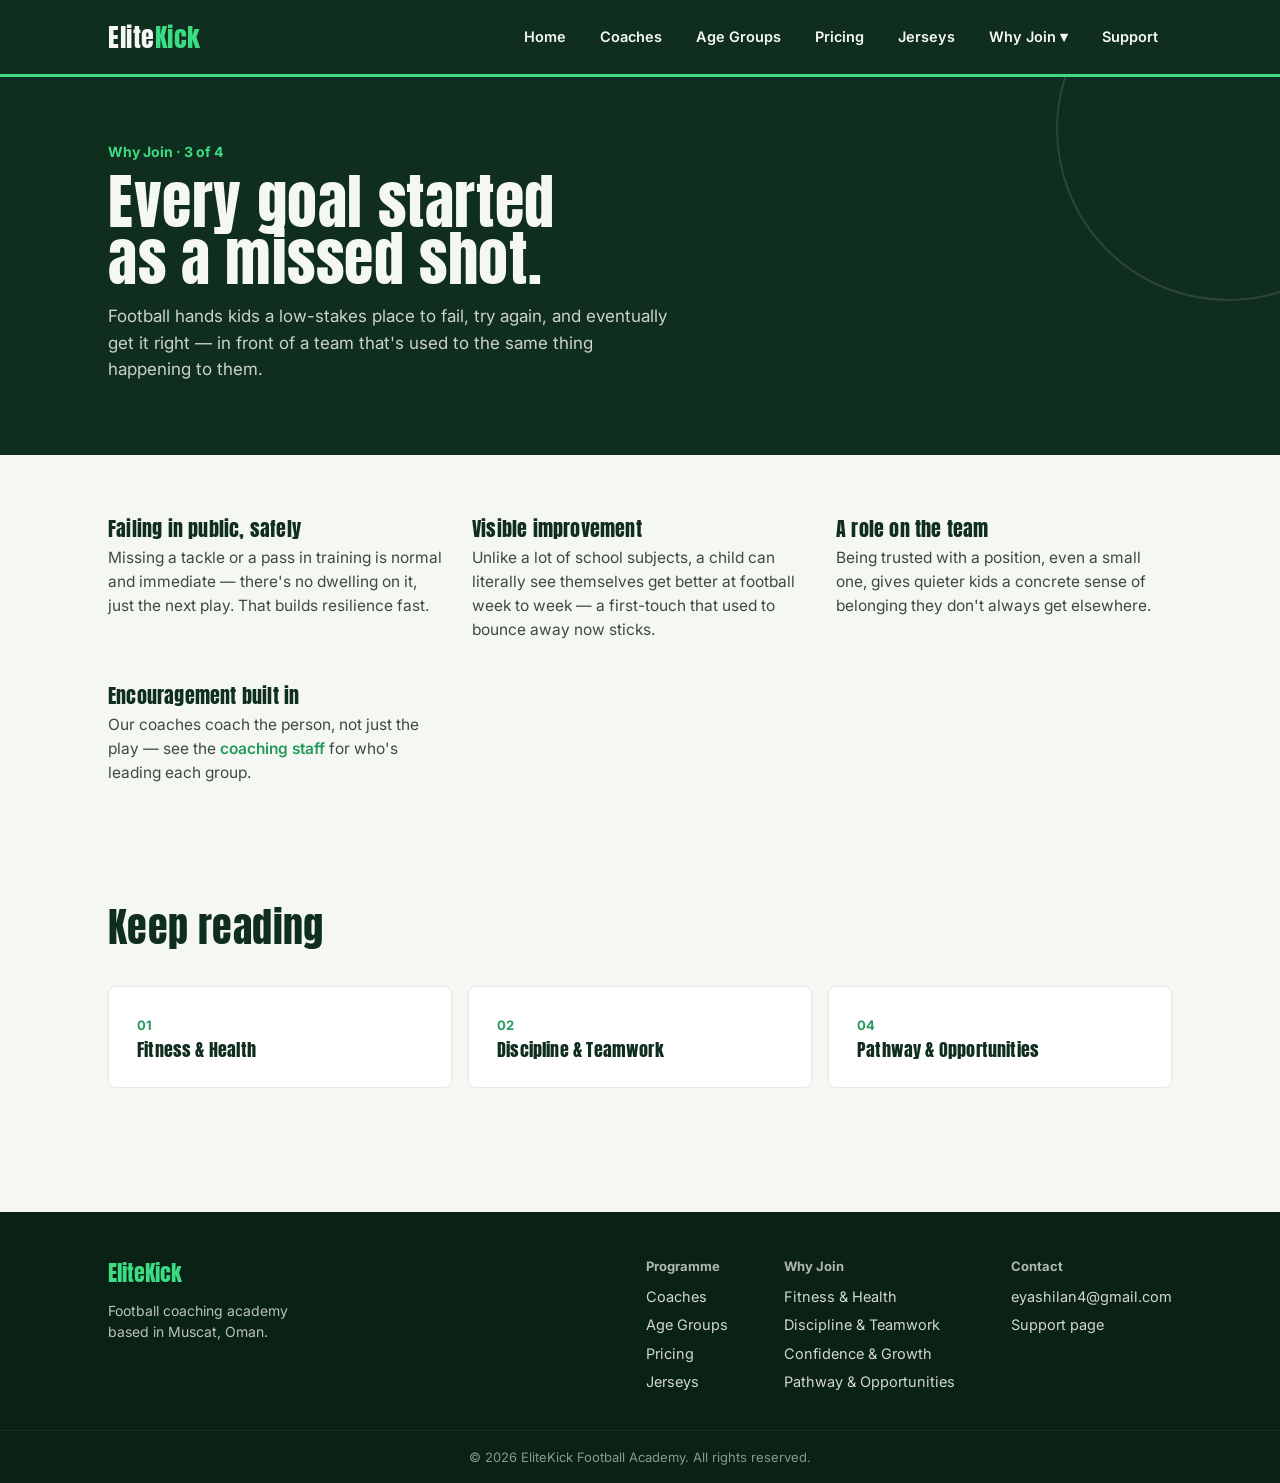
<file: why-confidence.html>
<!DOCTYPE html>
<html lang="en">
<head>
<meta charset="UTF-8">
<meta name="viewport" content="width=device-width, initial-scale=1.0">
<title>Confidence & Growth — Why Join EliteKick</title>
<link rel="stylesheet" href="style.css">
</head>
<body>

<header class="site-header">
  <div class="header-inner">
    <a href="index.html" class="logo">Elite<span>Kick</span></a>
    <nav class="main-nav">
      <a href="index.html">Home</a>
      <a href="coaches.html">Coaches</a>
      <a href="ages.html">Age Groups</a>
      <a href="pricing.html">Pricing</a>
      <a href="jersey.html">Jerseys</a>
      <div class="dropdown">
        <span class="drop-label" tabindex="0">Why Join ▾</span>
        <div class="dropdown-menu">
          <a href="why-fitness.html">Fitness &amp; Health</a>
          <a href="why-discipline.html">Discipline &amp; Teamwork</a>
          <a href="why-confidence.html" class="active">Confidence &amp; Growth</a>
          <a href="why-pathway.html">Pathway &amp; Opportunities</a>
        </div>
      </div>
      <a href="support.html">Support</a>
    </nav>
    <button class="mobile-toggle" aria-label="Menu">☰</button>
  </div>
</header>

<section class="page-hero">
  <div class="wrap">
    <div class="eyebrow">Why Join · 3 of 4</div>
    <h1>Every goal started<br>as a missed shot.</h1>
    <p class="lede">Football hands kids a low-stakes place to fail, try again, and eventually get it right — in front of a team that's used to the same thing happening to them.</p>
  </div>
</section>

<section>
  <div class="wrap">
    <div style="display:grid;grid-template-columns:repeat(auto-fit,minmax(260px,1fr));gap:28px;">
      <div>
        <h3 style="font-size:20px;margin-bottom:8px;">Failing in public, safely</h3>
        <p style="color:#3d4a41;font-size:15.5px;">Missing a tackle or a pass in training is normal and immediate — there's no dwelling on it, just the next play. That builds resilience fast.</p>
      </div>
      <div>
        <h3 style="font-size:20px;margin-bottom:8px;">Visible improvement</h3>
        <p style="color:#3d4a41;font-size:15.5px;">Unlike a lot of school subjects, a child can literally see themselves get better at football week to week — a first-touch that used to bounce away now sticks.</p>
      </div>
      <div>
        <h3 style="font-size:20px;margin-bottom:8px;">A role on the team</h3>
        <p style="color:#3d4a41;font-size:15.5px;">Being trusted with a position, even a small one, gives quieter kids a concrete sense of belonging they don't always get elsewhere.</p>
      </div>
      <div>
        <h3 style="font-size:20px;margin-bottom:8px;">Encouragement built in</h3>
        <p style="color:#3d4a41;font-size:15.5px;">Our coaches coach the person, not just the play — see the <a href="coaches.html" style="color:var(--turf-deep);font-weight:600;">coaching staff</a> for who's leading each group.</p>
      </div>
    </div>
  </div>
</section>

<section class="tight">
  <div class="wrap">
    <div class="section-head">
      <h2>Keep reading</h2>
    </div>
    <div style="display:grid;grid-template-columns:repeat(auto-fit,minmax(220px,1fr));gap:16px;">
      <a href="why-fitness.html" class="card" style="display:block;">
        <div style="font-size:13px;color:var(--turf-deep);font-weight:700;margin-bottom:6px;">01</div>
        <h3 style="font-size:18px;">Fitness &amp; Health</h3>
      </a>
      <a href="why-discipline.html" class="card" style="display:block;">
        <div style="font-size:13px;color:var(--turf-deep);font-weight:700;margin-bottom:6px;">02</div>
        <h3 style="font-size:18px;">Discipline &amp; Teamwork</h3>
      </a>
      <a href="why-pathway.html" class="card" style="display:block;">
        <div style="font-size:13px;color:var(--turf-deep);font-weight:700;margin-bottom:6px;">04</div>
        <h3 style="font-size:18px;">Pathway &amp; Opportunities</h3>
      </a>
    </div>
  </div>
</section>

<footer class="site-footer">
  <div class="footer-inner">
    <div>
      <div class="footer-brand">EliteKick</div>
      <p style="margin-top:10px;max-width:220px;opacity:0.75;font-size:14px;">Football coaching academy based in Muscat, Oman.</p>
    </div>
    <div class="footer-cols">
      <div class="footer-col">
        <h4>Programme</h4>
        <a href="coaches.html">Coaches</a>
        <a href="ages.html">Age Groups</a>
        <a href="pricing.html">Pricing</a>
        <a href="jersey.html">Jerseys</a>
      </div>
      <div class="footer-col">
        <h4>Why Join</h4>
        <a href="why-fitness.html">Fitness &amp; Health</a>
        <a href="why-discipline.html">Discipline &amp; Teamwork</a>
        <a href="why-confidence.html">Confidence &amp; Growth</a>
        <a href="why-pathway.html">Pathway &amp; Opportunities</a>
      </div>
      <div class="footer-col">
        <h4>Contact</h4>
        <a href="mailto:eyashilan4@gmail.com">eyashilan4@gmail.com</a>
        <a href="support.html">Support page</a>
      </div>
    </div>
  </div>
  <div class="footer-bottom">© 2026 EliteKick Football Academy. All rights reserved.</div>
</footer>

<script src="script.js"></script>
</body>
</html>
</file>
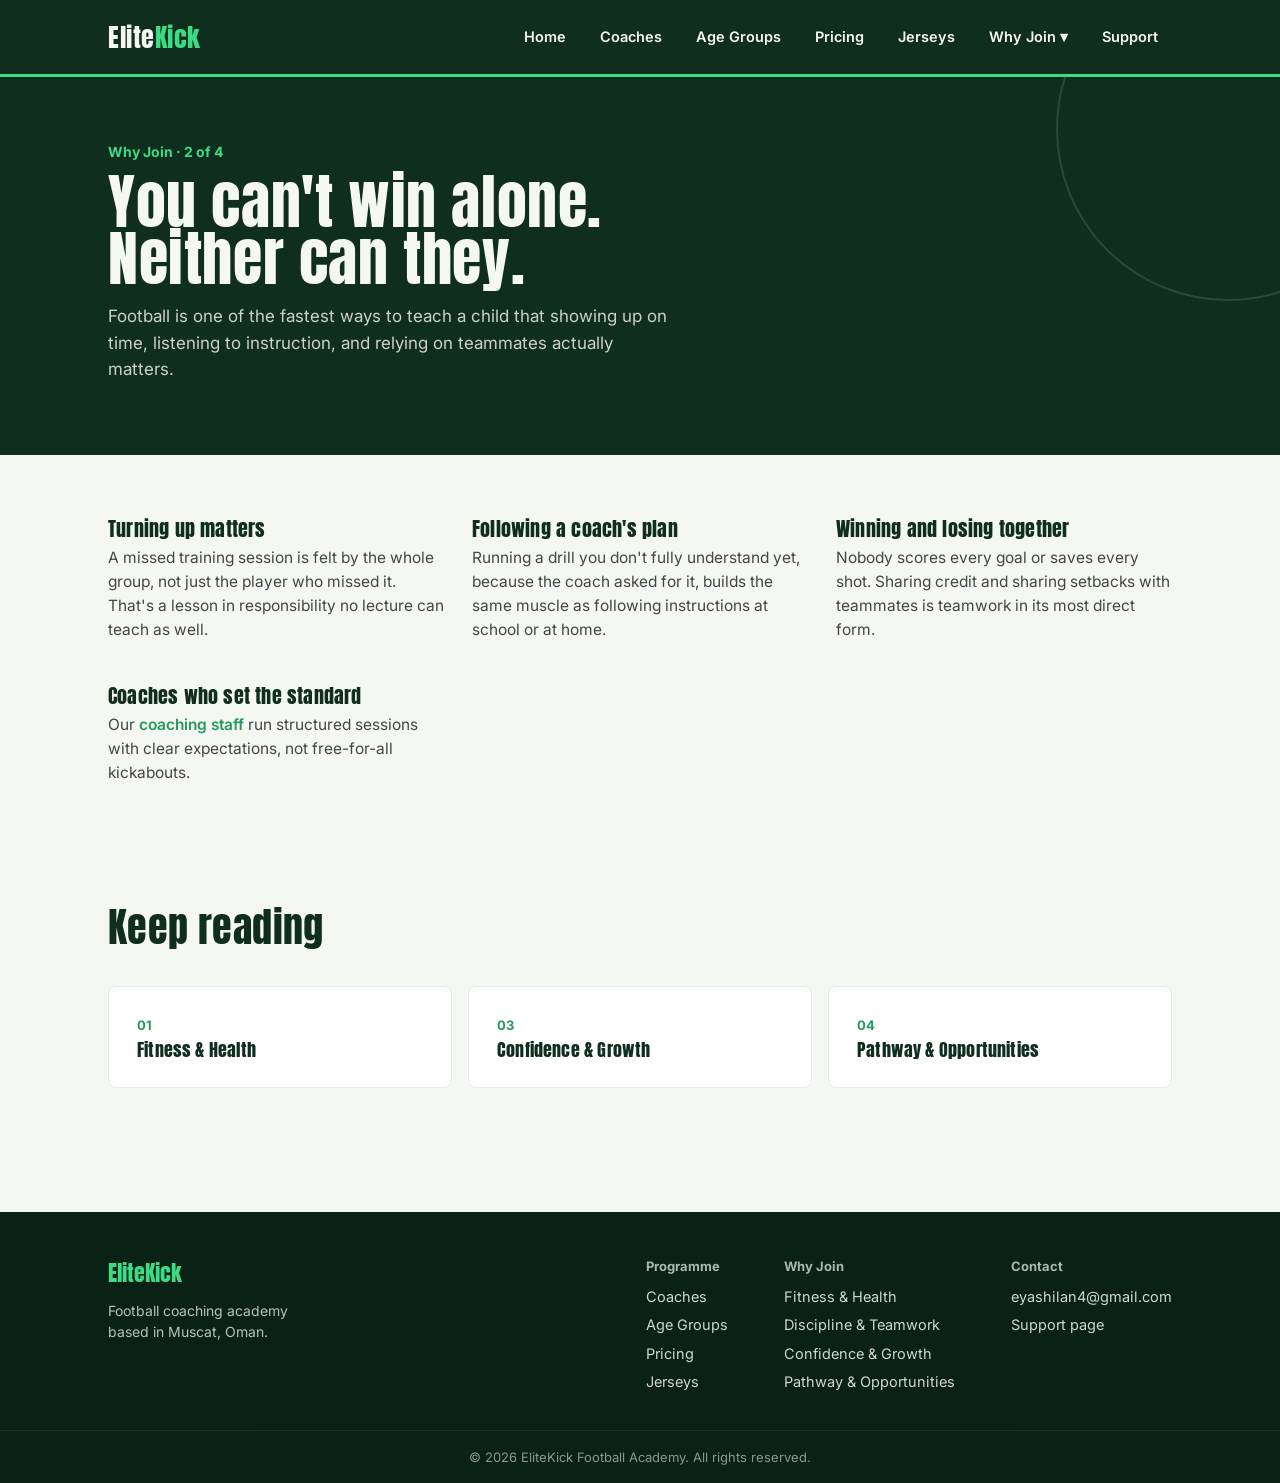
<file: why-discipline.html>
<!DOCTYPE html>
<html lang="en">
<head>
<meta charset="UTF-8">
<meta name="viewport" content="width=device-width, initial-scale=1.0">
<title>Discipline & Teamwork — Why Join EliteKick</title>
<link rel="stylesheet" href="style.css">
</head>
<body>

<header class="site-header">
  <div class="header-inner">
    <a href="index.html" class="logo">Elite<span>Kick</span></a>
    <nav class="main-nav">
      <a href="index.html">Home</a>
      <a href="coaches.html">Coaches</a>
      <a href="ages.html">Age Groups</a>
      <a href="pricing.html">Pricing</a>
      <a href="jersey.html">Jerseys</a>
      <div class="dropdown">
        <span class="drop-label" tabindex="0">Why Join ▾</span>
        <div class="dropdown-menu">
          <a href="why-fitness.html">Fitness &amp; Health</a>
          <a href="why-discipline.html" class="active">Discipline &amp; Teamwork</a>
          <a href="why-confidence.html">Confidence &amp; Growth</a>
          <a href="why-pathway.html">Pathway &amp; Opportunities</a>
        </div>
      </div>
      <a href="support.html">Support</a>
    </nav>
    <button class="mobile-toggle" aria-label="Menu">☰</button>
  </div>
</header>

<section class="page-hero">
  <div class="wrap">
    <div class="eyebrow">Why Join · 2 of 4</div>
    <h1>You can't win alone.<br>Neither can they.</h1>
    <p class="lede">Football is one of the fastest ways to teach a child that showing up on time, listening to instruction, and relying on teammates actually matters.</p>
  </div>
</section>

<section>
  <div class="wrap">
    <div style="display:grid;grid-template-columns:repeat(auto-fit,minmax(260px,1fr));gap:28px;">
      <div>
        <h3 style="font-size:20px;margin-bottom:8px;">Turning up matters</h3>
        <p style="color:#3d4a41;font-size:15.5px;">A missed training session is felt by the whole group, not just the player who missed it. That's a lesson in responsibility no lecture can teach as well.</p>
      </div>
      <div>
        <h3 style="font-size:20px;margin-bottom:8px;">Following a coach's plan</h3>
        <p style="color:#3d4a41;font-size:15.5px;">Running a drill you don't fully understand yet, because the coach asked for it, builds the same muscle as following instructions at school or at home.</p>
      </div>
      <div>
        <h3 style="font-size:20px;margin-bottom:8px;">Winning and losing together</h3>
        <p style="color:#3d4a41;font-size:15.5px;">Nobody scores every goal or saves every shot. Sharing credit and sharing setbacks with teammates is teamwork in its most direct form.</p>
      </div>
      <div>
        <h3 style="font-size:20px;margin-bottom:8px;">Coaches who set the standard</h3>
        <p style="color:#3d4a41;font-size:15.5px;">Our <a href="coaches.html" style="color:var(--turf-deep);font-weight:600;">coaching staff</a> run structured sessions with clear expectations, not free-for-all kickabouts.</p>
      </div>
    </div>
  </div>
</section>

<section class="tight">
  <div class="wrap">
    <div class="section-head">
      <h2>Keep reading</h2>
    </div>
    <div style="display:grid;grid-template-columns:repeat(auto-fit,minmax(220px,1fr));gap:16px;">
      <a href="why-fitness.html" class="card" style="display:block;">
        <div style="font-size:13px;color:var(--turf-deep);font-weight:700;margin-bottom:6px;">01</div>
        <h3 style="font-size:18px;">Fitness &amp; Health</h3>
      </a>
      <a href="why-confidence.html" class="card" style="display:block;">
        <div style="font-size:13px;color:var(--turf-deep);font-weight:700;margin-bottom:6px;">03</div>
        <h3 style="font-size:18px;">Confidence &amp; Growth</h3>
      </a>
      <a href="why-pathway.html" class="card" style="display:block;">
        <div style="font-size:13px;color:var(--turf-deep);font-weight:700;margin-bottom:6px;">04</div>
        <h3 style="font-size:18px;">Pathway &amp; Opportunities</h3>
      </a>
    </div>
  </div>
</section>

<footer class="site-footer">
  <div class="footer-inner">
    <div>
      <div class="footer-brand">EliteKick</div>
      <p style="margin-top:10px;max-width:220px;opacity:0.75;font-size:14px;">Football coaching academy based in Muscat, Oman.</p>
    </div>
    <div class="footer-cols">
      <div class="footer-col">
        <h4>Programme</h4>
        <a href="coaches.html">Coaches</a>
        <a href="ages.html">Age Groups</a>
        <a href="pricing.html">Pricing</a>
        <a href="jersey.html">Jerseys</a>
      </div>
      <div class="footer-col">
        <h4>Why Join</h4>
        <a href="why-fitness.html">Fitness &amp; Health</a>
        <a href="why-discipline.html">Discipline &amp; Teamwork</a>
        <a href="why-confidence.html">Confidence &amp; Growth</a>
        <a href="why-pathway.html">Pathway &amp; Opportunities</a>
      </div>
      <div class="footer-col">
        <h4>Contact</h4>
        <a href="mailto:eyashilan4@gmail.com">eyashilan4@gmail.com</a>
        <a href="support.html">Support page</a>
      </div>
    </div>
  </div>
  <div class="footer-bottom">© 2026 EliteKick Football Academy. All rights reserved.</div>
</footer>

<script src="script.js"></script>
</body>
</html>
</file>
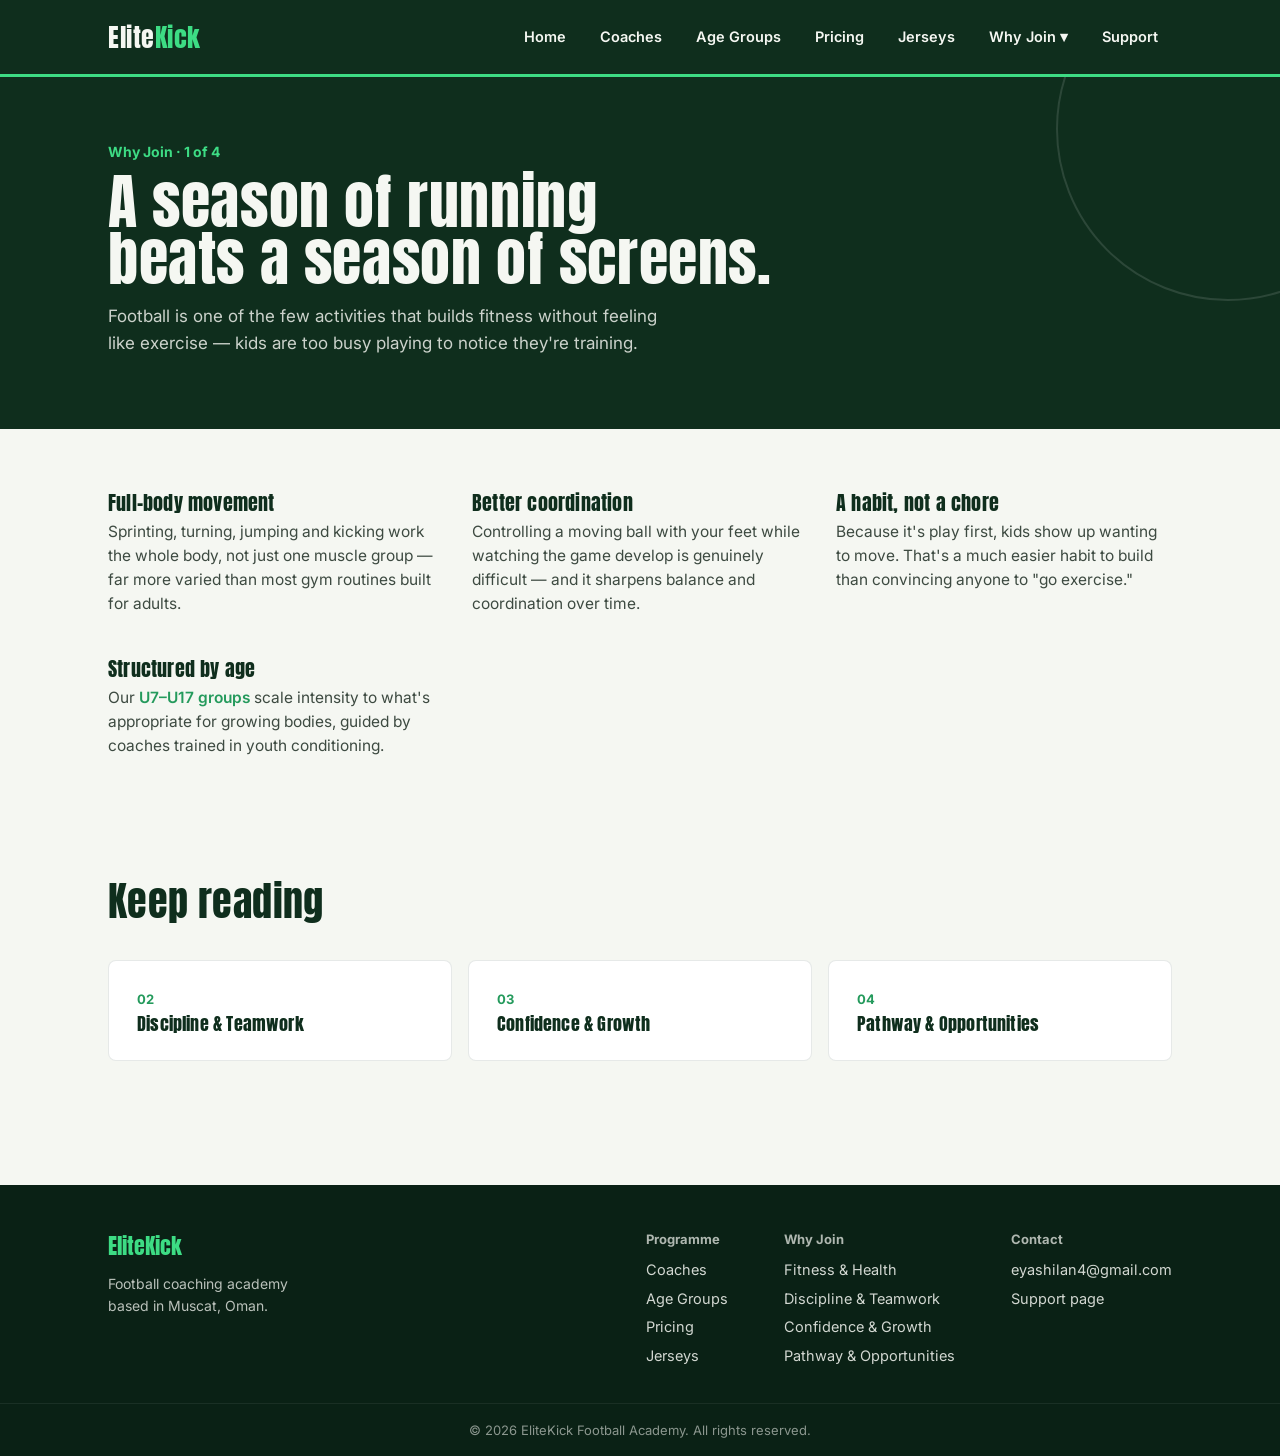
<file: why-fitness.html>
<!DOCTYPE html>
<html lang="en">
<head>
<meta charset="UTF-8">
<meta name="viewport" content="width=device-width, initial-scale=1.0">
<title>Fitness & Health — Why Join EliteKick</title>
<link rel="stylesheet" href="style.css">
</head>
<body>

<header class="site-header">
  <div class="header-inner">
    <a href="index.html" class="logo">Elite<span>Kick</span></a>
    <nav class="main-nav">
      <a href="index.html">Home</a>
      <a href="coaches.html">Coaches</a>
      <a href="ages.html">Age Groups</a>
      <a href="pricing.html">Pricing</a>
      <a href="jersey.html">Jerseys</a>
      <div class="dropdown">
        <span class="drop-label" tabindex="0">Why Join ▾</span>
        <div class="dropdown-menu">
          <a href="why-fitness.html" class="active">Fitness &amp; Health</a>
          <a href="why-discipline.html">Discipline &amp; Teamwork</a>
          <a href="why-confidence.html">Confidence &amp; Growth</a>
          <a href="why-pathway.html">Pathway &amp; Opportunities</a>
        </div>
      </div>
      <a href="support.html">Support</a>
    </nav>
    <button class="mobile-toggle" aria-label="Menu">☰</button>
  </div>
</header>

<section class="page-hero">
  <div class="wrap">
    <div class="eyebrow">Why Join · 1 of 4</div>
    <h1>A season of running<br>beats a season of screens.</h1>
    <p class="lede">Football is one of the few activities that builds fitness without feeling like exercise — kids are too busy playing to notice they're training.</p>
  </div>
</section>

<section>
  <div class="wrap">
    <div style="display:grid;grid-template-columns:repeat(auto-fit,minmax(260px,1fr));gap:28px;">
      <div>
        <h3 style="font-size:20px;margin-bottom:8px;">Full-body movement</h3>
        <p style="color:#3d4a41;font-size:15.5px;">Sprinting, turning, jumping and kicking work the whole body, not just one muscle group — far more varied than most gym routines built for adults.</p>
      </div>
      <div>
        <h3 style="font-size:20px;margin-bottom:8px;">Better coordination</h3>
        <p style="color:#3d4a41;font-size:15.5px;">Controlling a moving ball with your feet while watching the game develop is genuinely difficult — and it sharpens balance and coordination over time.</p>
      </div>
      <div>
        <h3 style="font-size:20px;margin-bottom:8px;">A habit, not a chore</h3>
        <p style="color:#3d4a41;font-size:15.5px;">Because it's play first, kids show up wanting to move. That's a much easier habit to build than convincing anyone to "go exercise."</p>
      </div>
      <div>
        <h3 style="font-size:20px;margin-bottom:8px;">Structured by age</h3>
        <p style="color:#3d4a41;font-size:15.5px;">Our <a href="ages.html" style="color:var(--turf-deep);font-weight:600;">U7–U17 groups</a> scale intensity to what's appropriate for growing bodies, guided by coaches trained in youth conditioning.</p>
      </div>
    </div>
  </div>
</section>

<section class="tight">
  <div class="wrap">
    <div class="section-head">
      <h2>Keep reading</h2>
    </div>
    <div style="display:grid;grid-template-columns:repeat(auto-fit,minmax(220px,1fr));gap:16px;">
      <a href="why-discipline.html" class="card" style="display:block;">
        <div style="font-size:13px;color:var(--turf-deep);font-weight:700;margin-bottom:6px;">02</div>
        <h3 style="font-size:18px;">Discipline &amp; Teamwork</h3>
      </a>
      <a href="why-confidence.html" class="card" style="display:block;">
        <div style="font-size:13px;color:var(--turf-deep);font-weight:700;margin-bottom:6px;">03</div>
        <h3 style="font-size:18px;">Confidence &amp; Growth</h3>
      </a>
      <a href="why-pathway.html" class="card" style="display:block;">
        <div style="font-size:13px;color:var(--turf-deep);font-weight:700;margin-bottom:6px;">04</div>
        <h3 style="font-size:18px;">Pathway &amp; Opportunities</h3>
      </a>
    </div>
  </div>
</section>

<footer class="site-footer">
  <div class="footer-inner">
    <div>
      <div class="footer-brand">EliteKick</div>
      <p style="margin-top:10px;max-width:220px;opacity:0.75;font-size:14px;">Football coaching academy based in Muscat, Oman.</p>
    </div>
    <div class="footer-cols">
      <div class="footer-col">
        <h4>Programme</h4>
        <a href="coaches.html">Coaches</a>
        <a href="ages.html">Age Groups</a>
        <a href="pricing.html">Pricing</a>
        <a href="jersey.html">Jerseys</a>
      </div>
      <div class="footer-col">
        <h4>Why Join</h4>
        <a href="why-fitness.html">Fitness &amp; Health</a>
        <a href="why-discipline.html">Discipline &amp; Teamwork</a>
        <a href="why-confidence.html">Confidence &amp; Growth</a>
        <a href="why-pathway.html">Pathway &amp; Opportunities</a>
      </div>
      <div class="footer-col">
        <h4>Contact</h4>
        <a href="mailto:eyashilan4@gmail.com">eyashilan4@gmail.com</a>
        <a href="support.html">Support page</a>
      </div>
    </div>
  </div>
  <div class="footer-bottom">© 2026 EliteKick Football Academy. All rights reserved.</div>
</footer>

<script src="script.js"></script>
</body>
</html>
</file>
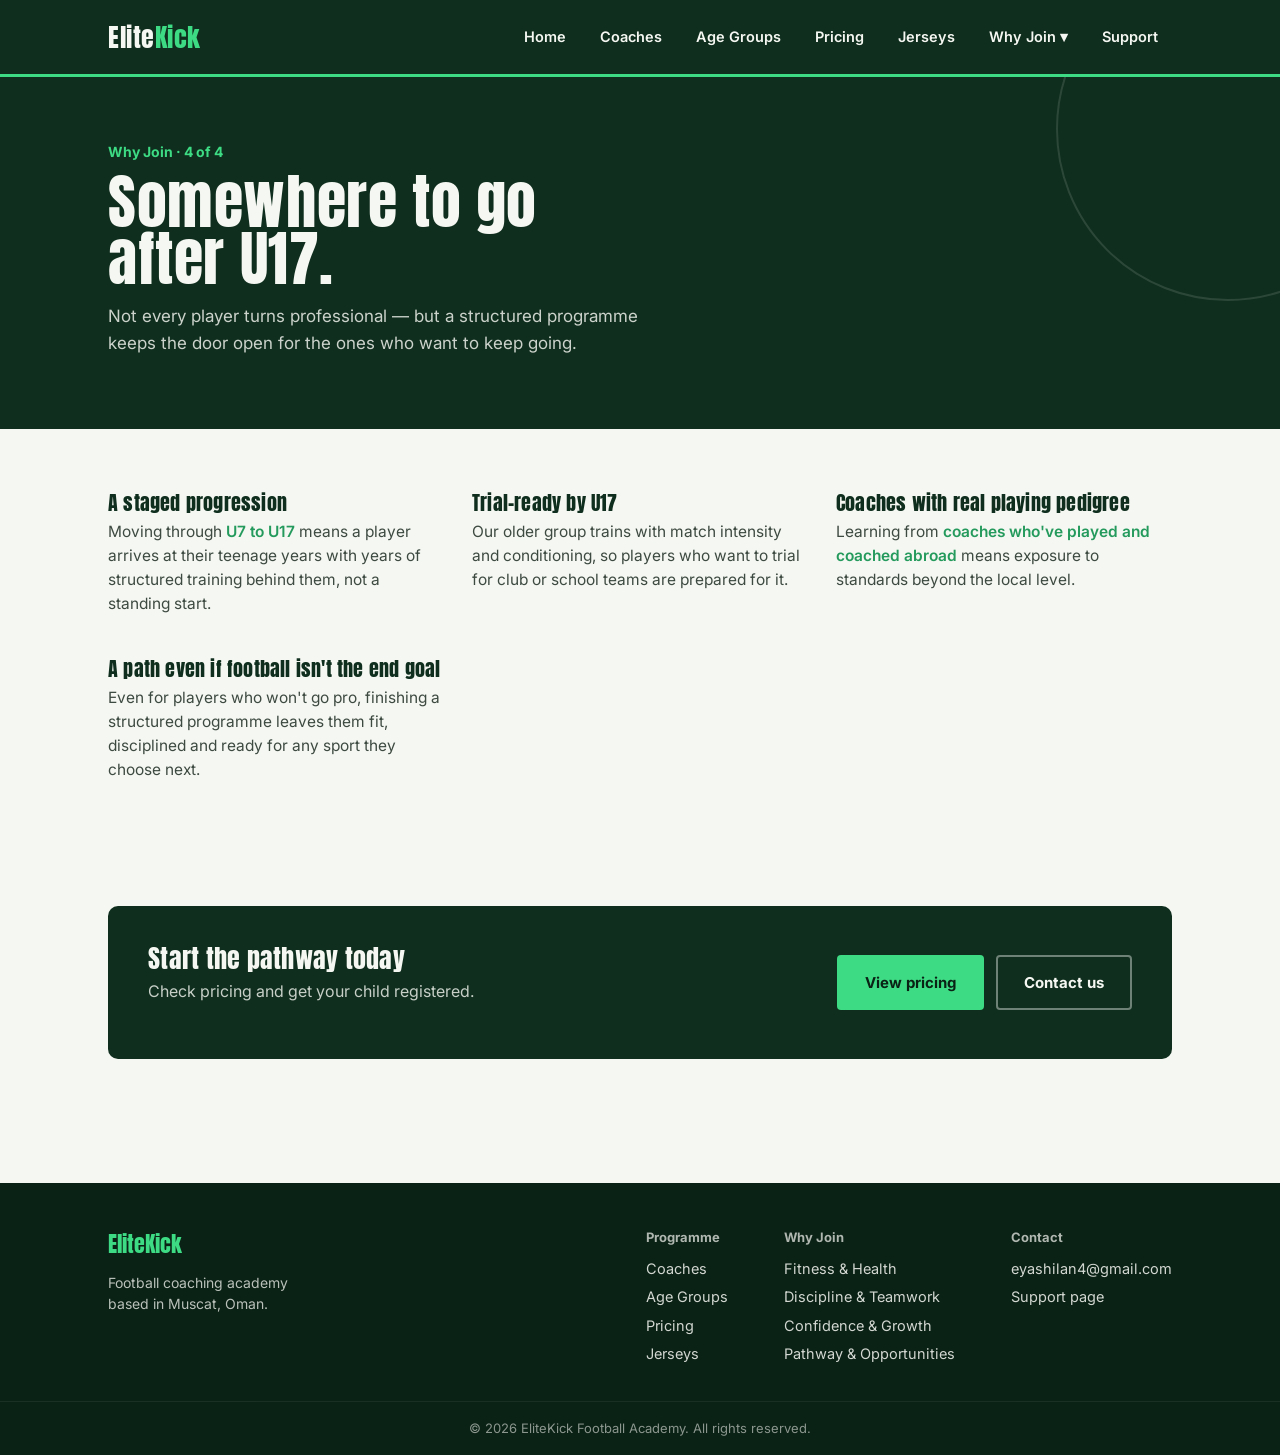
<file: why-pathway.html>
<!DOCTYPE html>
<html lang="en">
<head>
<meta charset="UTF-8">
<meta name="viewport" content="width=device-width, initial-scale=1.0">
<title>Pathway & Opportunities — Why Join EliteKick</title>
<link rel="stylesheet" href="style.css">
</head>
<body>

<header class="site-header">
  <div class="header-inner">
    <a href="index.html" class="logo">Elite<span>Kick</span></a>
    <nav class="main-nav">
      <a href="index.html">Home</a>
      <a href="coaches.html">Coaches</a>
      <a href="ages.html">Age Groups</a>
      <a href="pricing.html">Pricing</a>
      <a href="jersey.html">Jerseys</a>
      <div class="dropdown">
        <span class="drop-label" tabindex="0">Why Join ▾</span>
        <div class="dropdown-menu">
          <a href="why-fitness.html">Fitness &amp; Health</a>
          <a href="why-discipline.html">Discipline &amp; Teamwork</a>
          <a href="why-confidence.html">Confidence &amp; Growth</a>
          <a href="why-pathway.html" class="active">Pathway &amp; Opportunities</a>
        </div>
      </div>
      <a href="support.html">Support</a>
    </nav>
    <button class="mobile-toggle" aria-label="Menu">☰</button>
  </div>
</header>

<section class="page-hero">
  <div class="wrap">
    <div class="eyebrow">Why Join · 4 of 4</div>
    <h1>Somewhere to go<br>after U17.</h1>
    <p class="lede">Not every player turns professional — but a structured programme keeps the door open for the ones who want to keep going.</p>
  </div>
</section>

<section>
  <div class="wrap">
    <div style="display:grid;grid-template-columns:repeat(auto-fit,minmax(260px,1fr));gap:28px;">
      <div>
        <h3 style="font-size:20px;margin-bottom:8px;">A staged progression</h3>
        <p style="color:#3d4a41;font-size:15.5px;">Moving through <a href="ages.html" style="color:var(--turf-deep);font-weight:600;">U7 to U17</a> means a player arrives at their teenage years with years of structured training behind them, not a standing start.</p>
      </div>
      <div>
        <h3 style="font-size:20px;margin-bottom:8px;">Trial-ready by U17</h3>
        <p style="color:#3d4a41;font-size:15.5px;">Our older group trains with match intensity and conditioning, so players who want to trial for club or school teams are prepared for it.</p>
      </div>
      <div>
        <h3 style="font-size:20px;margin-bottom:8px;">Coaches with real playing pedigree</h3>
        <p style="color:#3d4a41;font-size:15.5px;">Learning from <a href="coaches.html" style="color:var(--turf-deep);font-weight:600;">coaches who've played and coached abroad</a> means exposure to standards beyond the local level.</p>
      </div>
      <div>
        <h3 style="font-size:20px;margin-bottom:8px;">A path even if football isn't the end goal</h3>
        <p style="color:#3d4a41;font-size:15.5px;">Even for players who won't go pro, finishing a structured programme leaves them fit, disciplined and ready for any sport they choose next.</p>
      </div>
    </div>
  </div>
</section>

<section class="tight">
  <div class="wrap">
    <div class="callout">
      <div>
        <h3>Start the pathway today</h3>
        <p style="color:rgba(245,247,242,0.8);margin-top:8px;">Check pricing and get your child registered.</p>
      </div>
      <div style="display:flex;gap:12px;flex-wrap:wrap;">
        <a href="pricing.html" class="btn btn-primary">View pricing</a>
        <a href="support.html" class="btn btn-ghost">Contact us</a>
      </div>
    </div>
  </div>
</section>

<footer class="site-footer">
  <div class="footer-inner">
    <div>
      <div class="footer-brand">EliteKick</div>
      <p style="margin-top:10px;max-width:220px;opacity:0.75;font-size:14px;">Football coaching academy based in Muscat, Oman.</p>
    </div>
    <div class="footer-cols">
      <div class="footer-col">
        <h4>Programme</h4>
        <a href="coaches.html">Coaches</a>
        <a href="ages.html">Age Groups</a>
        <a href="pricing.html">Pricing</a>
        <a href="jersey.html">Jerseys</a>
      </div>
      <div class="footer-col">
        <h4>Why Join</h4>
        <a href="why-fitness.html">Fitness &amp; Health</a>
        <a href="why-discipline.html">Discipline &amp; Teamwork</a>
        <a href="why-confidence.html">Confidence &amp; Growth</a>
        <a href="why-pathway.html">Pathway &amp; Opportunities</a>
      </div>
      <div class="footer-col">
        <h4>Contact</h4>
        <a href="mailto:eyashilan4@gmail.com">eyashilan4@gmail.com</a>
        <a href="support.html">Support page</a>
      </div>
    </div>
  </div>
  <div class="footer-bottom">© 2026 EliteKick Football Academy. All rights reserved.</div>
</footer>

<script src="script.js"></script>
</body>
</html>
</file>
<file: style.css>
@import url('https://fonts.googleapis.com/css2?family=Anton&family=Inter:wght@400;500;600;700&display=swap');

:root{
  --pitch-dark:#0F2E1D;
  --pitch-darker:#0A2115;
  --turf:#3DDC84;
  --turf-deep:#249A5C;
  --chalk:#F5F7F2;
  --ink:#0A1410;
  --gold:#E8B94A;
  --line:rgba(245,247,242,0.18);
  --max:1120px;
}

*{box-sizing:border-box;}
html{scroll-behavior:smooth;}
body{
  margin:0;
  font-family:'Inter',sans-serif;
  background:var(--chalk);
  color:var(--ink);
  line-height:1.55;
}
h1,h2,h3,.display{
  font-family:'Anton',sans-serif;
  font-weight:400;
  letter-spacing:0.01em;
  line-height:0.95;
  margin:0;
  color:var(--pitch-dark);
}
p{margin:0 0 1em;}
a{color:inherit;text-decoration:none;}
img{max-width:100%;display:block;}

.wrap{max-width:var(--max);margin:0 auto;padding:0 28px;}

/* Header / Nav */
.site-header{
  background:var(--pitch-dark);
  border-bottom:3px solid var(--turf);
  position:sticky;top:0;z-index:50;
}
.header-inner{
  max-width:var(--max);margin:0 auto;padding:16px 28px;
  display:flex;align-items:center;justify-content:space-between;
}
.logo{
  font-family:'Anton',sans-serif;
  font-size:26px;
  color:var(--chalk);
  letter-spacing:0.02em;
}
.logo span{color:var(--turf);}
.main-nav{display:flex;align-items:center;gap:6px;}
.main-nav a, .main-nav .drop-label{
  color:var(--chalk);
  font-size:14.5px;
  font-weight:600;
  padding:10px 14px;
  border-radius:3px;
  display:inline-block;
  cursor:pointer;
}
.main-nav a:hover, .main-nav .drop-label:hover{background:rgba(255,255,255,0.08);}
.main-nav a.active{color:var(--turf);}
.dropdown{position:relative;}
.dropdown-menu{
  display:none;
  position:absolute;top:100%;left:0;
  background:var(--pitch-darker);
  border:1px solid var(--line);
  border-radius:6px;
  min-width:230px;
  padding:6px;
  box-shadow:0 12px 28px rgba(0,0,0,0.35);
}
.dropdown:hover .dropdown-menu, .dropdown:focus-within .dropdown-menu{display:block;}
.dropdown-menu a{display:block;padding:10px 12px;font-size:14px;}
.mobile-toggle{
  display:none;background:none;border:none;color:var(--chalk);font-size:24px;cursor:pointer;
}

@media (max-width:880px){
  .mobile-toggle{display:block;}
  .main-nav{
    position:absolute;top:100%;left:0;right:0;
    background:var(--pitch-dark);
    flex-direction:column;align-items:stretch;
    padding:8px 16px 18px;gap:2px;
    display:none;
    border-bottom:3px solid var(--turf);
  }
  .main-nav.open{display:flex;}
  .dropdown-menu{position:static;border:none;background:rgba(255,255,255,0.05);margin-top:4px;box-shadow:none;}
}

/* Footer */
.site-footer{
  background:var(--pitch-darker);
  color:var(--chalk);
  margin-top:80px;
}
.footer-inner{
  max-width:var(--max);margin:0 auto;padding:44px 28px 30px;
  display:flex;flex-wrap:wrap;gap:24px;justify-content:space-between;align-items:flex-start;
}
.footer-brand{font-family:'Anton',sans-serif;font-size:22px;color:var(--turf);}
.footer-cols{display:flex;gap:56px;flex-wrap:wrap;}
.footer-col h4{color:var(--chalk);font-size:13px;font-weight:700;margin:0 0 10px;opacity:0.7;}
.footer-col a, .footer-col p{display:block;color:var(--chalk);opacity:0.85;font-size:14.5px;margin:0 0 6px;}
.footer-bottom{
  border-top:1px solid rgba(255,255,255,0.12);
  text-align:center;padding:16px 0;font-size:13px;color:var(--chalk);opacity:0.55;
}

/* Buttons */
.btn{
  display:inline-block;
  font-weight:700;font-size:15px;
  padding:14px 26px;border-radius:4px;
  border:2px solid transparent;
  cursor:pointer;
}
.btn-primary{background:var(--turf);color:var(--pitch-darker);}
.btn-primary:hover{background:#33c975;}
.btn-ghost{border-color:rgba(255,255,255,0.4);color:var(--chalk);}
.btn-ghost:hover{border-color:var(--turf);color:var(--turf);}
.btn-dark{background:var(--pitch-dark);color:var(--chalk);}
.btn-dark:hover{background:var(--pitch-darker);}

/* Page hero (interior pages) */
.page-hero{
  background:var(--pitch-dark);
  color:var(--chalk);
  padding:64px 0 56px;
  position:relative;
  overflow:hidden;
}
.page-hero::after{
  content:"";
  position:absolute;right:-120px;top:-120px;
  width:340px;height:340px;
  border:2px solid rgba(255,255,255,0.12);
  border-radius:50%;
}
.eyebrow{
  color:var(--turf);font-weight:700;font-size:14px;margin-bottom:10px;
}
.page-hero h1{font-size:clamp(38px,6vw,60px);color:var(--chalk);max-width:680px;}
.page-hero .lede{max-width:560px;color:rgba(245,247,242,0.82);font-size:17px;margin-top:16px;}

section{padding:64px 0;}
section.tight{padding:44px 0;}
.section-head{max-width:640px;margin-bottom:40px;}
.section-head h2{font-size:clamp(28px,4vw,40px);}
.section-head p{color:#3d4a41;font-size:16px;margin-top:12px;}

/* generic content card, used sparingly with distinct roles */
.card{
  background:#fff;
  border:1px solid rgba(15,46,29,0.1);
  border-radius:8px;
  padding:28px;
}

hr.rule{border:none;border-top:1px solid rgba(15,46,29,0.12);margin:0;}

.callout{
  background:var(--pitch-dark);color:var(--chalk);
  border-radius:10px;padding:40px;
  display:flex;flex-wrap:wrap;gap:24px;align-items:center;justify-content:space-between;
}
.callout h3{color:var(--chalk);font-size:26px;}
</file>
